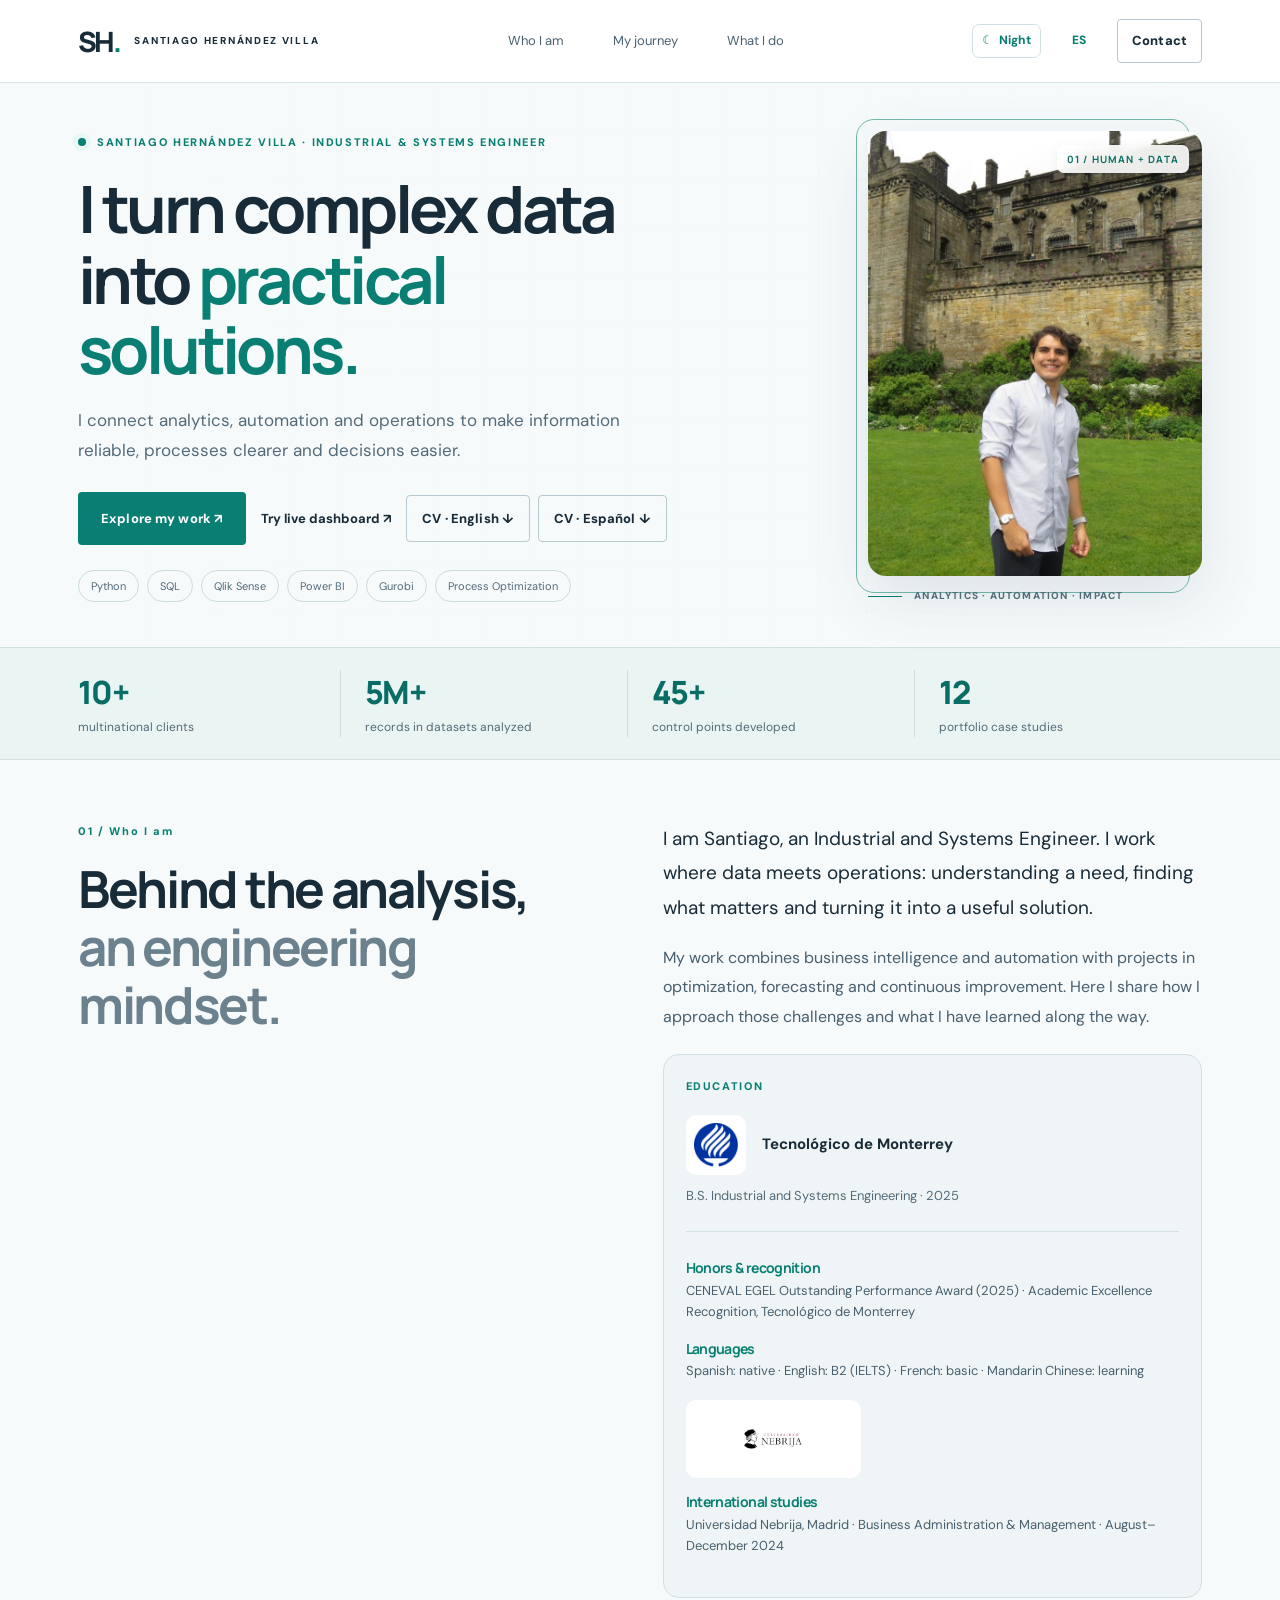
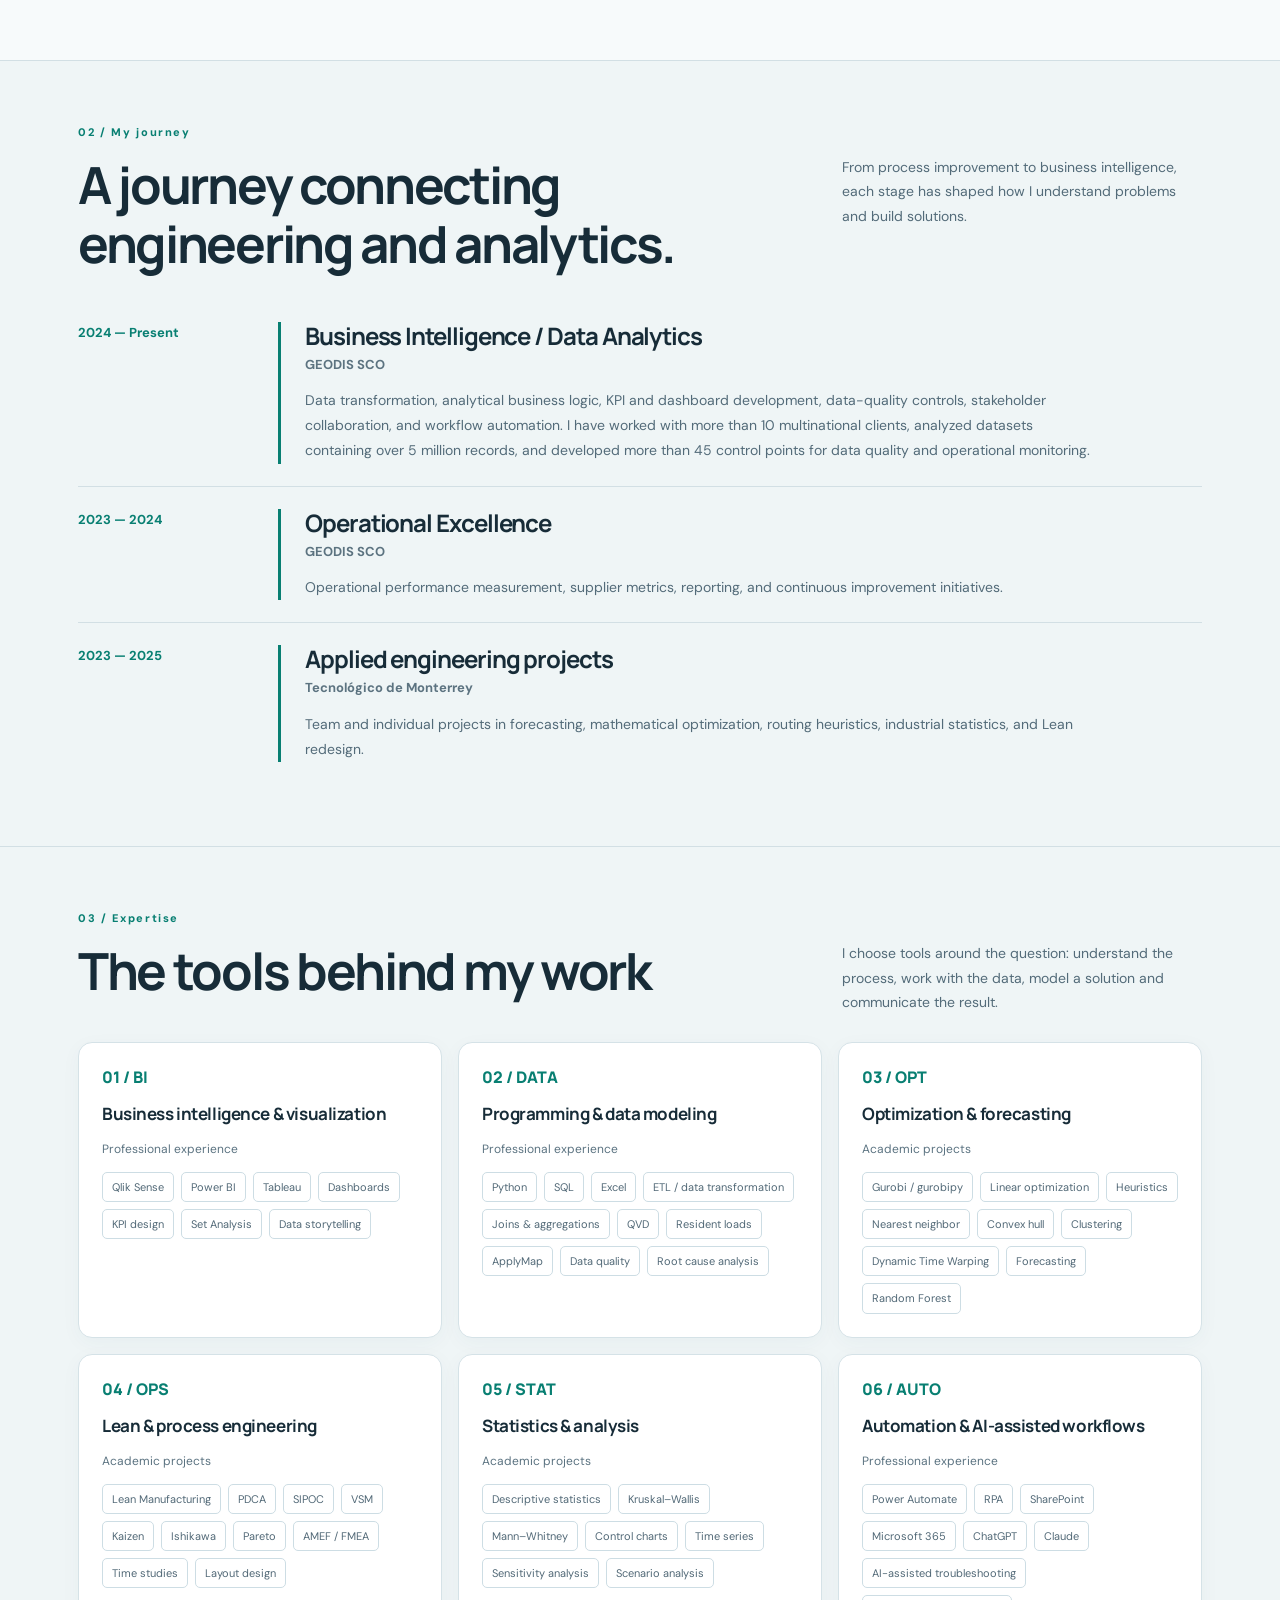
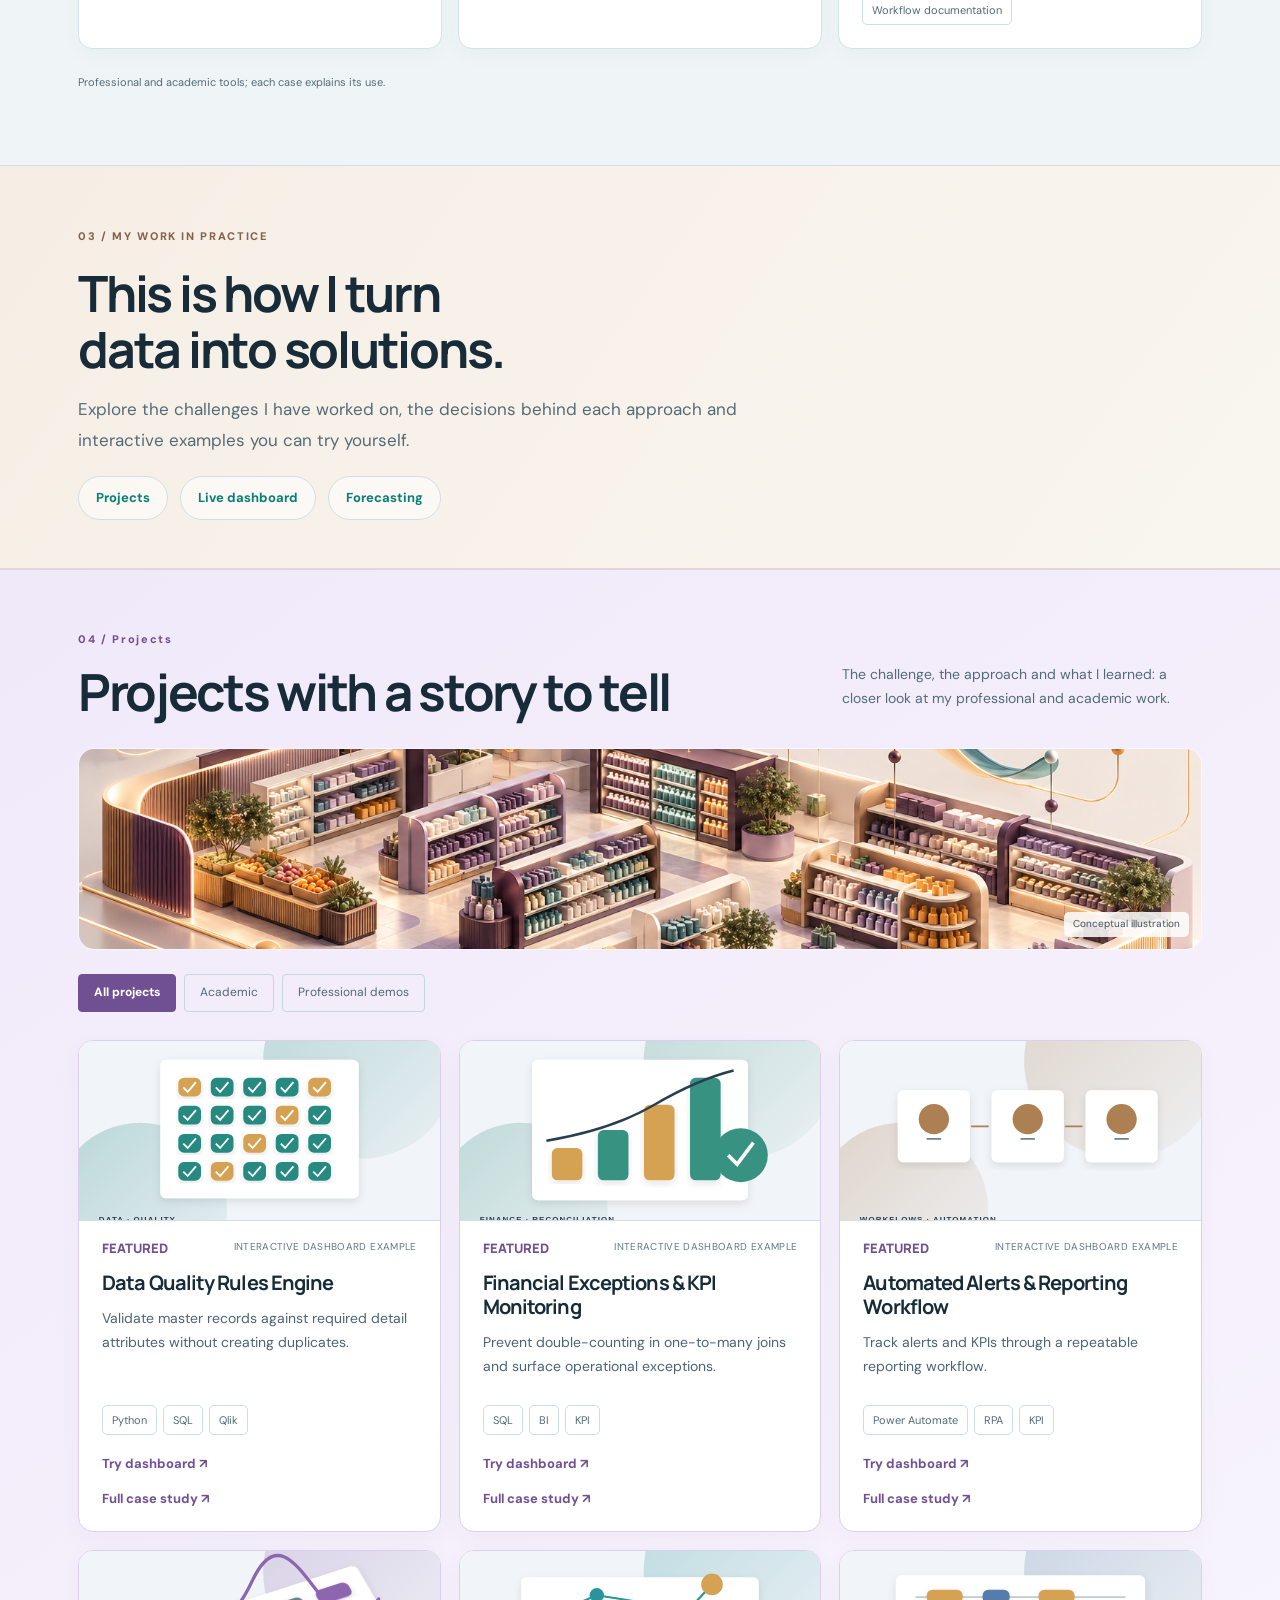
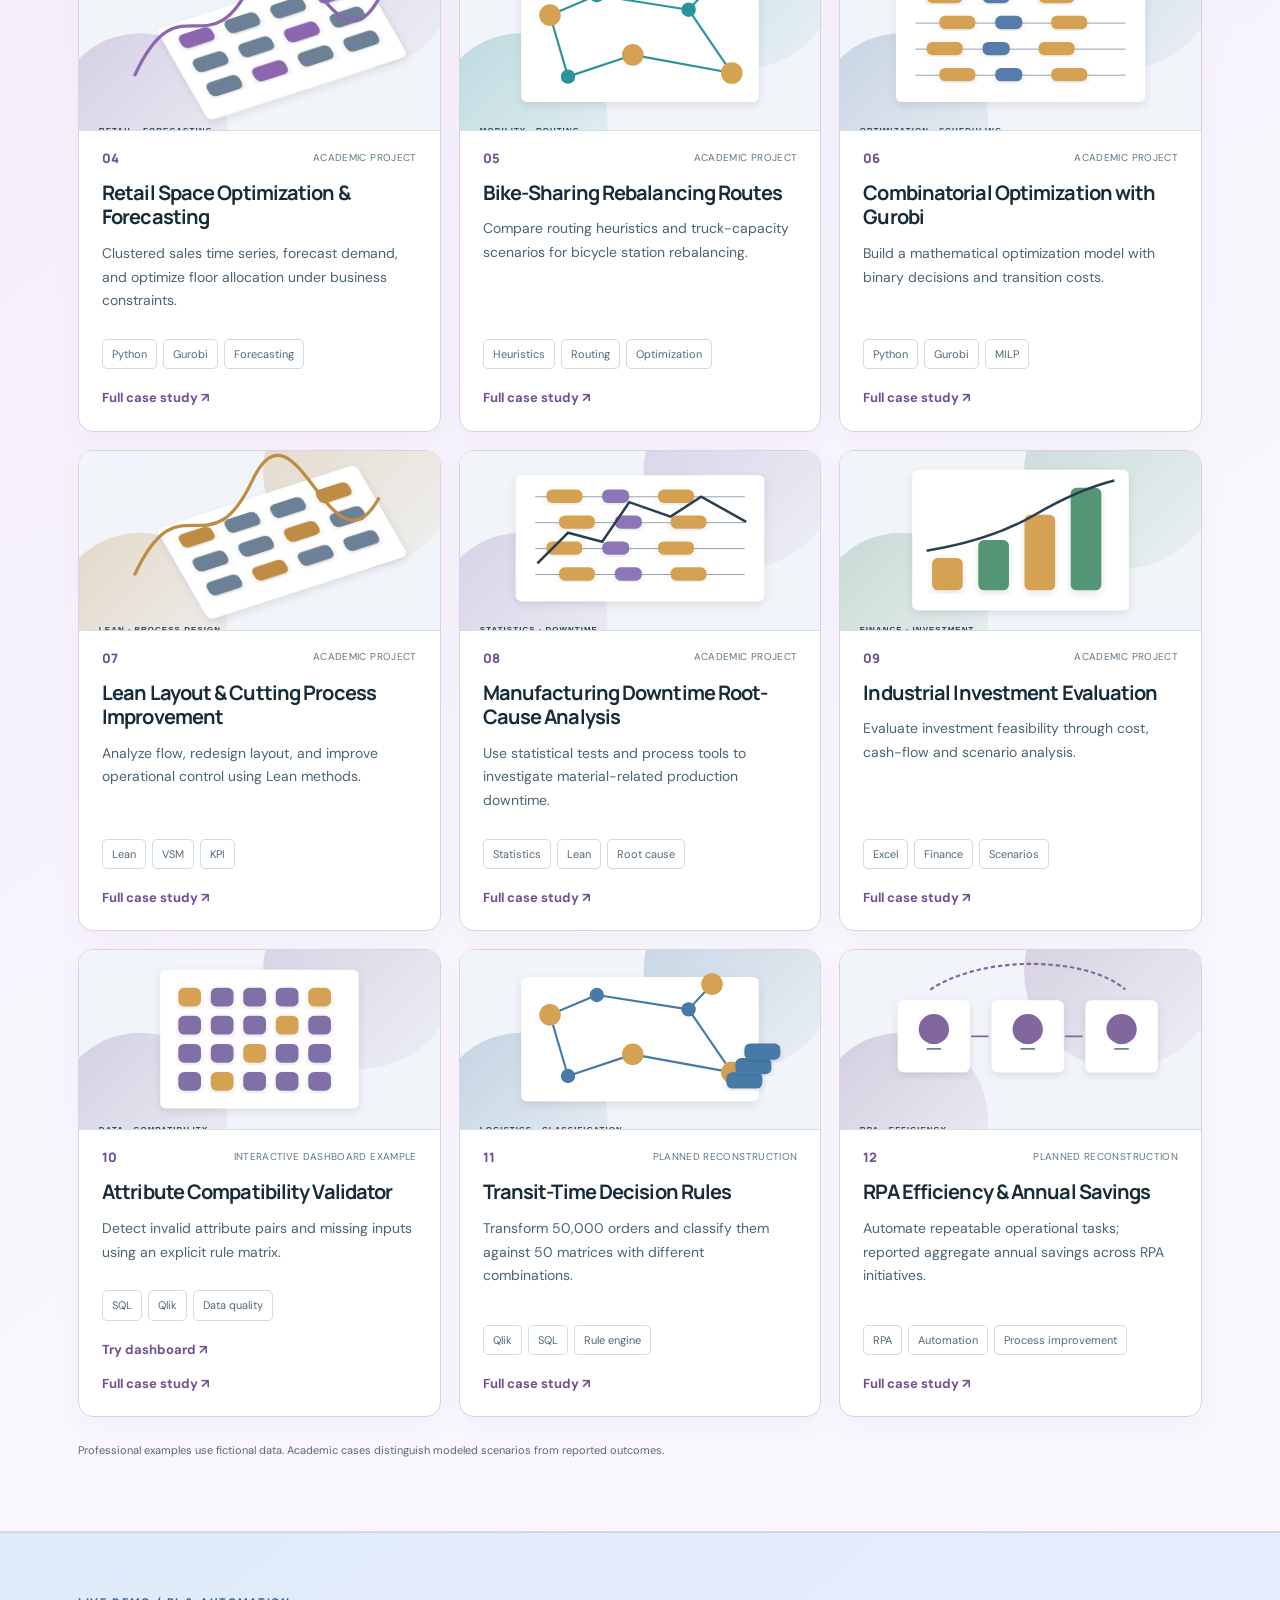
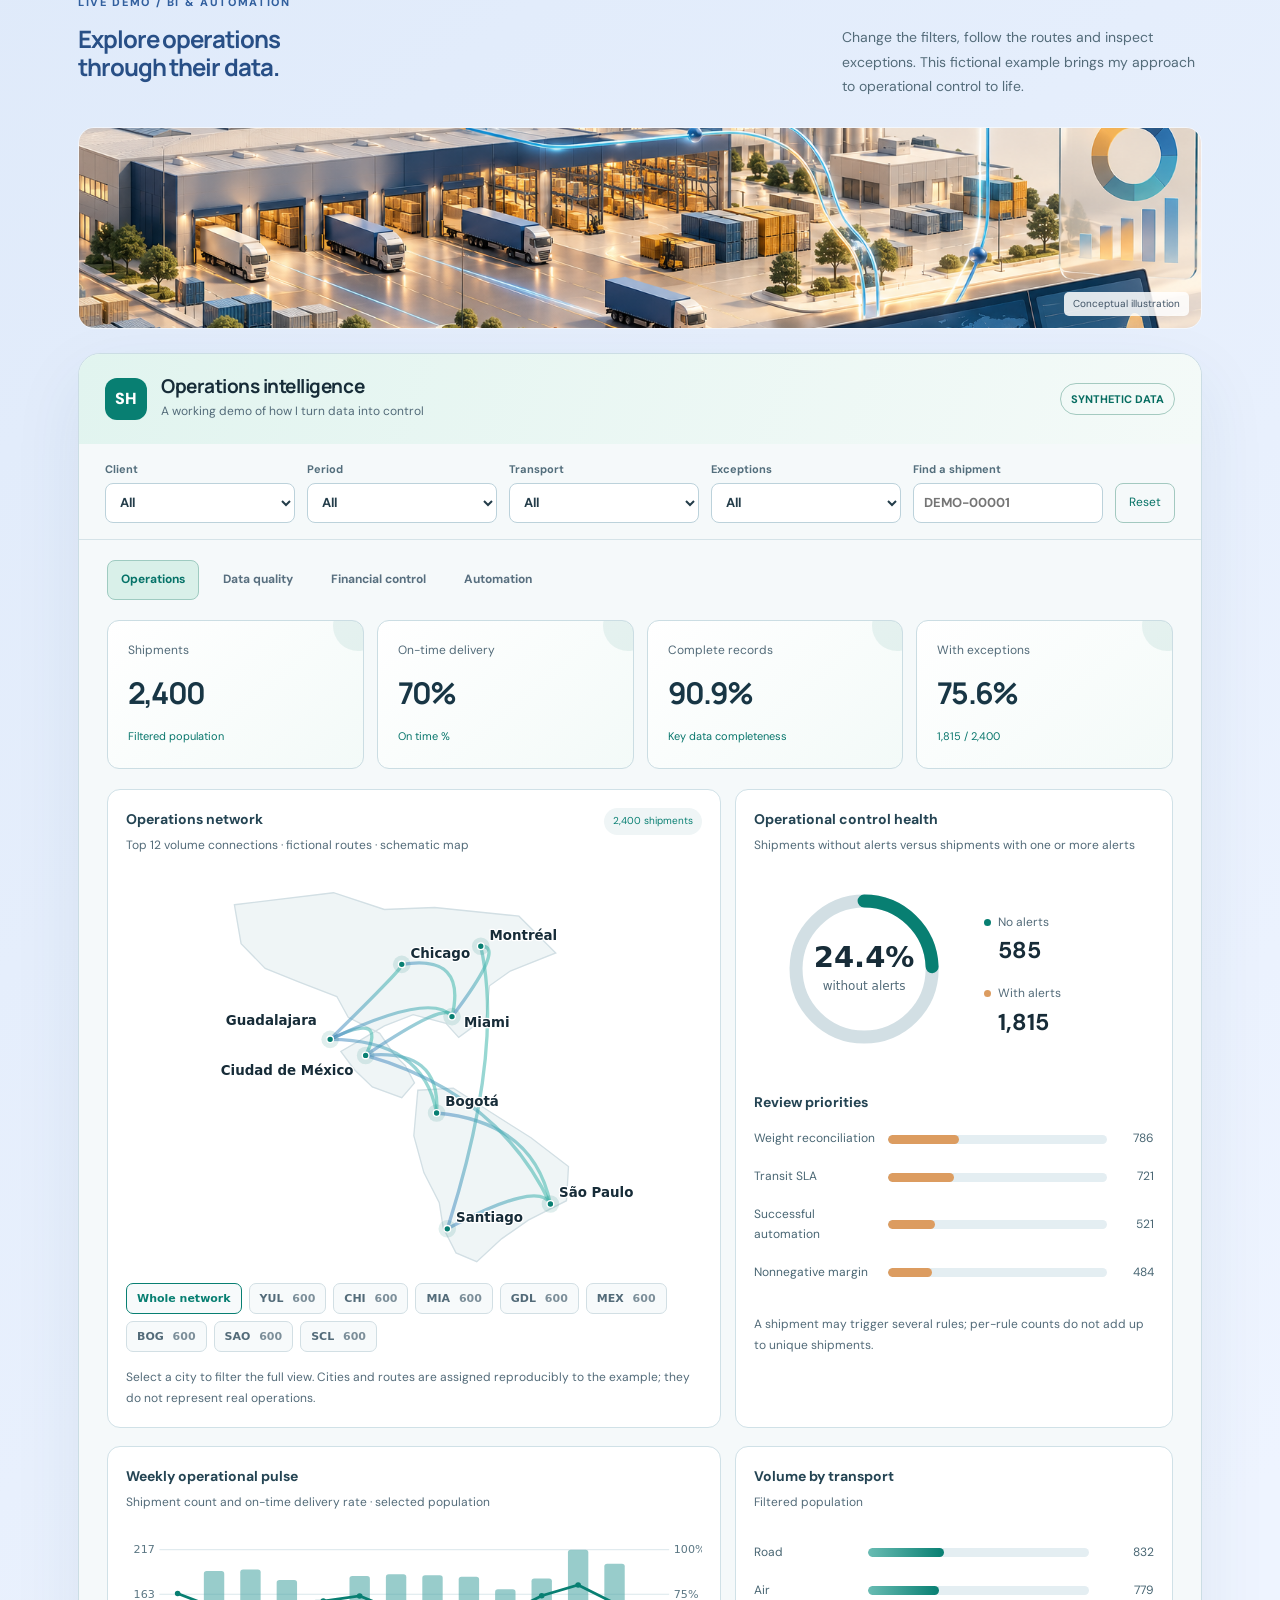
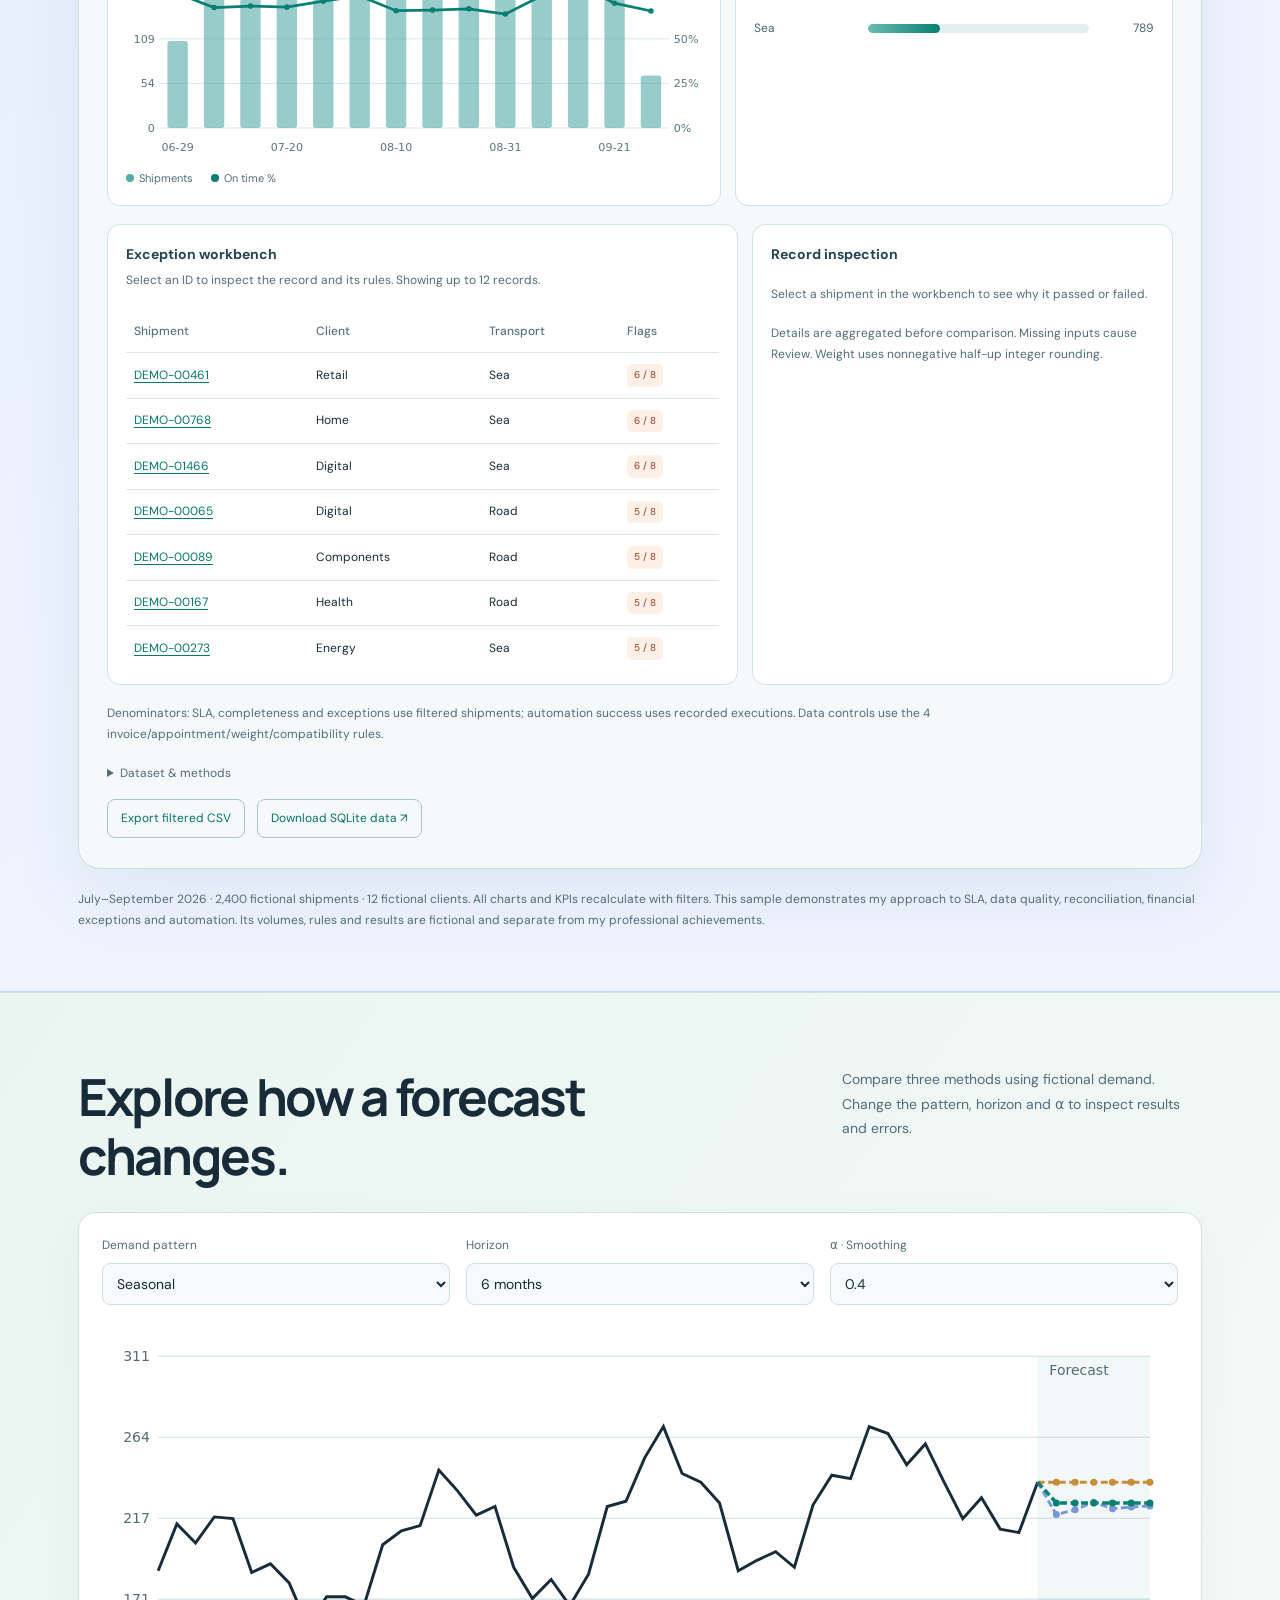
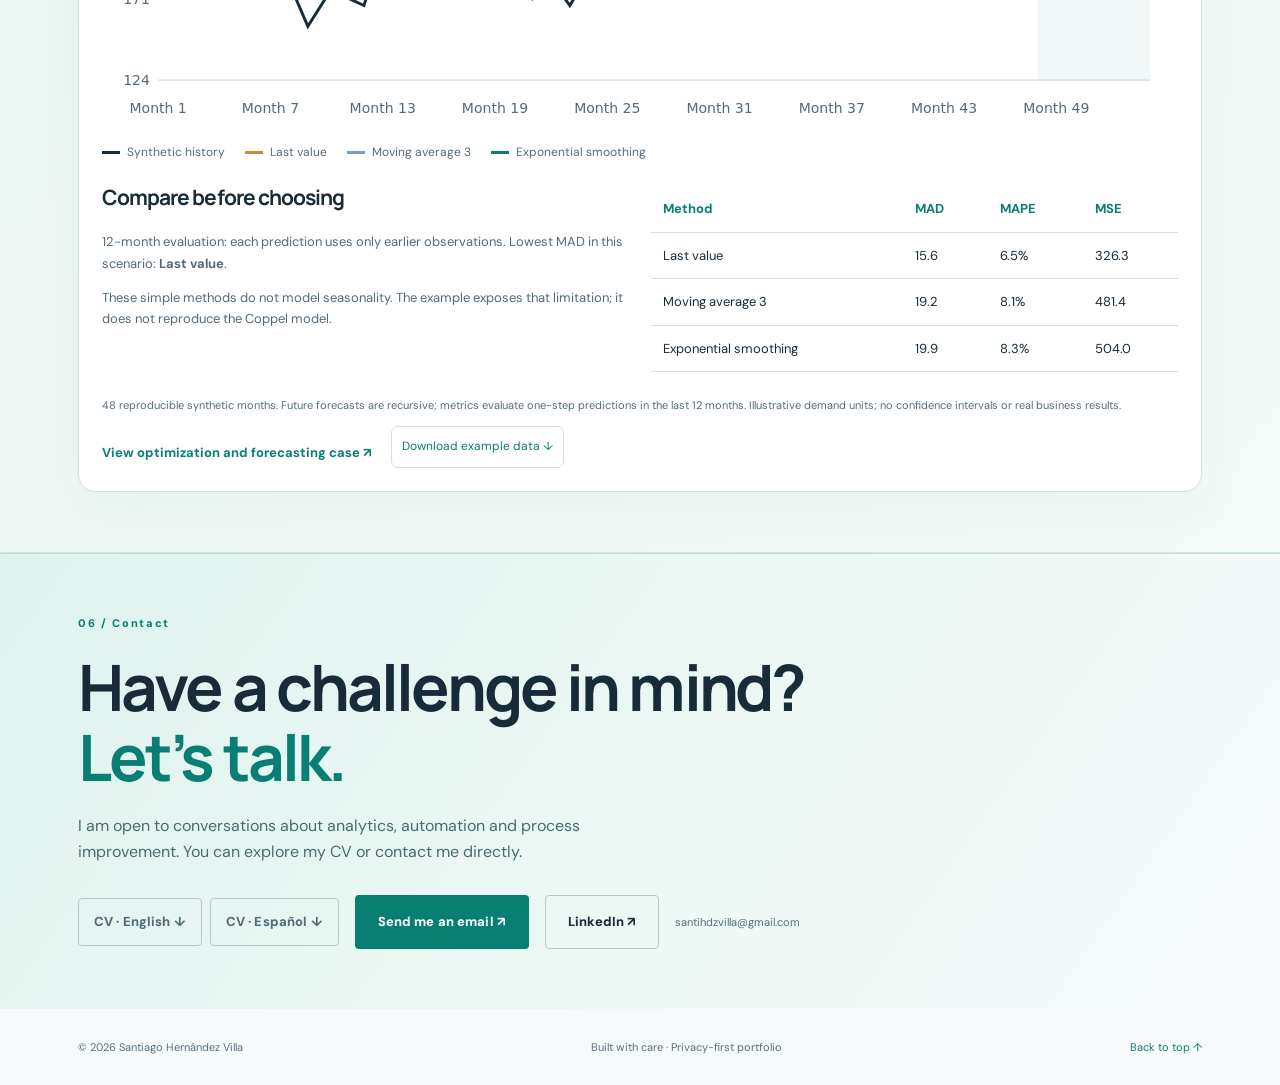
<file: index.html>
<!doctype html>
<html lang="en">
<head>
  <meta charset="utf-8" />
  <meta name="viewport" content="width=device-width, initial-scale=1" />
  <meta name="description" content="Santiago Hernández Villa — Business Intelligence, Analytics, Optimization and Process Improvement. Selected projects and technical capabilities." />
  <meta name="theme-color" content="#f7fafb" />
  <title>Santiago Hernández Villa — Analytics & Optimization</title>
  <link rel="stylesheet" data-theme-sheet="day" href="styles.css" />
  <script defer src="case-studies.js"></script>
  <script defer src="script.js?v=3.5"></script><script defer src="demo-lab.js"></script>
  <link rel="stylesheet" data-theme-sheet="day" href="dashboard/dashboard.css?v=3.5">
  <script defer src="dashboard/data.js"></script>
  <script defer src="dashboard/dashboard.js?v=3.5"></script>
<link rel="stylesheet" data-theme-sheet="night" href="theme/night.css" disabled><link rel="stylesheet" data-theme-sheet="night" href="theme/dashboard-night.css?v=3.5" disabled><link rel="stylesheet" href="theme/theme.css?v=3.6"><script src="theme/theme.js"></script></head>
<body>
  <a class="skip" href="#main">Skip to content</a>
  <header class="topbar"><div class="container nav-inner">
    <a class="wordmark" href="#top" aria-label="Santiago Hernández Villa, home"><span class="monogram">SH<span class="accent">.</span></span><span class="wordmark-caption">SANTIAGO HERNÁNDEZ VILLA</span></a>
    <nav class="nav-links" aria-label="Main navigation"><a href="#about" data-i18n="navAbout">Who I am</a><a href="#experience" data-i18n="navExperience">My journey</a><a href="#work" data-i18n="navWork">What I do</a></nav>
    <div class="nav-actions"><button id="themeToggle" class="theme-btn" type="button" aria-label="Switch to night mode">☾ <span>Night</span></button><button id="langToggle" class="language-btn" type="button" aria-label="Switch language">ES</button><a class="btn btn-small btn-outline" href="#contact" data-i18n="navContact">Contact <span aria-hidden="true">↗</span></a></div>
  </div></header>
  <main id="main">
<section id="top" class="hero container">
      <div class="hero-copy"><div class="eyebrow"><span class="live-dot"></span><span data-i18n="eyebrow">DATA-DRIVEN PROBLEM SOLVER · GUADALAJARA, MEXICO</span></div>
      <h1 data-i18n="heroTitle">Turning complex data into <em>clear decisions.</em></h1>
      <p class="hero-lede" data-i18n="heroDesc">Industrial & Systems Engineer working at the intersection of business intelligence, analytics, mathematical optimization, and continuous improvement.</p>
      <div class="hero-cta"><a href="#work" class="btn btn-primary" data-i18n="viewProjects">Explore projects <span aria-hidden="true">↗</span></a><a href="#dashboard" class="text-link" data-i18n="tryDashboard">Try live dashboard ↗</a><span class="cv-options"><a id="cvDownload" href="assets/cv/Santiago_Hernandez_Villa_CV_EN.pdf" class="btn btn-outline" download hreflang="en">CV · English ↓</a><a id="cvDownloadEs" href="assets/cv/Santiago_Hernandez_Villa_CV_ES.pdf" class="btn btn-outline" download hreflang="es">CV · Español ↓</a></span></div>
      <div class="hero-keywords"><span>Python</span><span>SQL</span><span>Qlik Sense</span><span>Power BI</span><span>Gurobi</span><span>Process Optimization</span></div>
      </div>
      <div class="hero-photo-wrap"><div class="photo-outline"></div><img src="assets/santiago-portrait-web.jpg" alt="Original photograph of Santiago Hernández Villa in front of a historic stone castle" class="hero-photo" width="720" height="960" /><div class="photo-caption"><span class="caption-line"></span><span data-i18n="photoCaption">ANALYTICS · AUTOMATION · IMPACT</span></div></div>
    </section>
<section class="metrics"><div class="container metrics-inner"><div><strong>10+</strong><span data-i18n="metricProjects">multinational clients</span></div><div><strong>5M+</strong><span data-i18n="metricPillars">records in datasets analyzed</span></div><div><strong>45+</strong><span data-i18n="metricRetail">control points developed</span></div><div><strong>12</strong><span data-i18n="metricLean">portfolio case studies</span></div></div></section>
<section id="about" class="section container about-grid profile-chapter"><div><div class="section-kicker">01 / <span data-i18n="navAbout">About</span></div><h2 data-i18n="aboutTitle">Engineering thinking.<br><span class="muted">Business impact.</span></h2></div><div class="about-copy"><p data-i18n="aboutP1">I work on problems where data, operations, and business requirements intersect. My focus is translating ambiguous requirements into reliable analytical logic, understandable KPIs, and practical solutions.</p><p data-i18n="aboutP2">My experience spans business intelligence and data quality, with academic work in forecasting, mathematical optimization, statistical analysis, and Lean process improvement.</p><div class="education"><span class="eyebrow" data-i18n="educationLabel">EDUCATION</span><div class="university-row"><img src="assets/education/tec.png" alt="Tecnológico de Monterrey" loading="lazy"><strong>Tecnológico de Monterrey</strong></div><span data-i18n="degree">B.S. Industrial & Systems Engineering · 2025</span><div class="profile-extras"><h3 data-i18n="honorsHeading">Honors & recognition</h3><p data-i18n="honorsText">CENEVAL EGEL Outstanding Performance Award (2025) · Academic Excellence Recognition, Tecnológico de Monterrey</p><h3 data-i18n="languagesHeading">Languages</h3><p data-i18n="languagesText">Spanish — Native · English — B2 (IELTS, as listed on CV) · French — Basic · Mandarin Chinese — Currently learning (level not assessed)</p><img class="nebrija-logo" src="assets/education/nebrija.png" alt="Universidad Nebrija" loading="lazy"><h3 data-i18n="exchangeHeading">International studies</h3><p data-i18n="exchangeText">Universidad Nebrija, Madrid · Business Administration & Management · August–December 2024</p></div></div></div></section>

<section id="experience" class="section section-alt journey-chapter"><div class="container"><div class="section-kicker">02 / <span data-i18n="navExperience">Experience</span></div><div class="section-heading"><h2 data-i18n="experienceTitle">From insight to implementation</h2><p data-i18n="experienceIntro">Connecting technical analysis with practical operations and continuous improvement.</p></div><div class="timeline"><article><div class="timeline-date">2024 — <span data-i18n="present">Present</span></div><div><h3 data-i18n="roleBI">Business Intelligence / Data Analytics</h3><div class="timeline-org">GEODIS SCO</div><p data-i18n="expBI">Data transformation, analytical business logic, KPI and dashboard development, data-quality controls, stakeholder collaboration, and workflow automation. I have worked with more than 10 multinational clients, analyzed datasets containing over 5 million records, and developed more than 45 control points for data quality and operational monitoring.</p></div></article><article><div class="timeline-date">2023 — 2024</div><div><h3 data-i18n="roleOE">Operational Excellence</h3><div class="timeline-org">GEODIS SCO</div><p data-i18n="expOE">Operational performance measurement, supplier metrics, reporting, and continuous improvement initiatives.</p></div></article><article><div class="timeline-date">2023 — 2025</div><div><h3 data-i18n="academicRole">Applied engineering projects</h3><div class="timeline-org">Tecnológico de Monterrey</div><p data-i18n="expAcademic">Team and individual projects in forecasting, mathematical optimization, routing heuristics, industrial statistics, and Lean redesign.</p></div></article></div></div></section>
<section id="expertise" class="section section-alt"><div class="container"><div class="section-kicker">03 / <span data-i18n="navExpertise">Expertise</span></div><div class="section-heading"><h2 data-i18n="expertiseTitle">My technical toolkit</h2><p data-i18n="expertiseIntro">A structured overview of tools, methods, and capabilities supported by my résumé and project reports.</p></div><div class="skills-grid" id="skillsGrid"></div><p class="disclosure" data-i18n="skillsDisclaimer">Tools listed reflect résumé claims and documented coursework. Proficiency varies; project pages distinguish hands-on evidence from proposed demonstrations.</p></div></section>

<section id="work" class="work-intro"><div class="container"><span class="section-kicker" data-i18n="workKicker">EXPLORE MY WORK</span><h2 data-i18n="workTitle">Come explore a little of what I do.</h2><p data-i18n="workIntro">Projects, operational intelligence and forecasting: explore the ideas, methods and tools behind my work.</p><div class="work-links"><a href="#projects" data-i18n="navProjects">Case studies</a><a href="#dashboard" data-i18n="navDashboard">Dashboard</a><a href="#forecast-demo" data-i18n="navForecast">Forecasting</a></div></div></section>
<section id="projects" class="section cases-section"><div class="container"><div class="section-kicker">04 / <span data-i18n="navProjects">Projects</span></div><div class="section-heading"><h2 data-i18n="projectsTitle">Selected work & case studies</h2><p data-i18n="projectsIntro">Academic projects with documented methods, plus privacy-safe public demonstrations inspired by professional problem types.</p></div><figure class="editorial-cover case-cover"><img src="assets/editorial/optimization-cover.png" alt="Conceptual illustration of forecasting and optimization" loading="lazy"><figcaption data-i18n="conceptArt">Conceptual illustration</figcaption></figure><div class="filters" id="filters" role="group" aria-label="Filter projects"></div><div class="projects-grid" id="projectsGrid"></div><p class="disclosure" data-i18n="projectDisclaimer">Professional case studies are planned synthetic-data reconstructions, not publicly released employer code or verified production deployments.</p></div></section>
<section id="dashboard" class="dashboard-section"><div class="container"><div class="section-kicker">LIVE DEMO / BI &amp; AUTOMATION</div><div class="section-heading"><h2 data-i18n="dashboardTitle">From raw data to operational clarity.</h2><p data-i18n="dashboardIntro">Explore the way I build reliable metrics, detect exceptions and connect analytics with action. Filter the data, switch perspectives and inspect a shipment.</p></div><figure class="editorial-cover dashboard-cover"><img src="assets/editorial/operations-cover.png" alt="Conceptual illustration of logistics data and operational control" loading="lazy"><figcaption data-i18n="conceptArt">Conceptual illustration</figcaption></figure><div id="dashboardApp"></div><noscript>This interactive demo requires JavaScript. Fictional CSV and SQLite datasets are included in the dashboard folder.</noscript></div></section>
<section id="forecast-demo" class="section forecast-chapter"><div class="container"><div id="demoLab"></div></div></section>
<section id="contact" class="contact-section"><div class="container contact-inner"><div class="section-kicker">06 / <span data-i18n="navContact">Contact</span></div><h2 data-i18n="contactTitle">Let's build something<br><em>worth measuring.</em></h2><p data-i18n="contactDesc">Open to conversations about analytics, business intelligence, optimization, and process improvement.</p><div class="contact-actions"><span class="cv-options"><a id="cvContact" href="assets/cv/Santiago_Hernandez_Villa_CV_EN.pdf" class="btn btn-outline" download hreflang="en">CV · English ↓</a><a id="cvContactEs" href="assets/cv/Santiago_Hernandez_Villa_CV_ES.pdf" class="btn btn-outline" download hreflang="es">CV · Español ↓</a></span><a id="emailLink" class="btn btn-primary" href="mailto:santihdzvilla@gmail.com" data-i18n="contactButton">Send me an email ↗</a><a class="btn btn-outline contact-linkedin" href="https://www.linkedin.com/in/santiago-hern%C3%A1ndez-villa-11787231b" target="_blank" rel="noopener noreferrer" aria-label="Visit Santiago Hernández Villa on LinkedIn">LinkedIn ↗</a><span class="contact-email">santihdzvilla@gmail.com</span></div></div></section>
</main>
  <footer class="footer"><div class="container footer-inner"><span>© <span id="year"></span> Santiago Hernández Villa</span><span data-i18n="footerNote">Built with care · Privacy-first portfolio</span><a href="#top" data-i18n="backTop">Back to top ↑</a></div></footer>
  <dialog id="projectDialog" aria-labelledby="dialogTitle"><button type="button" class="dialog-close" id="dialogClose" aria-label="Close project details">×</button><div id="dialogBody"></div></dialog>
</body>
</html>
</file>
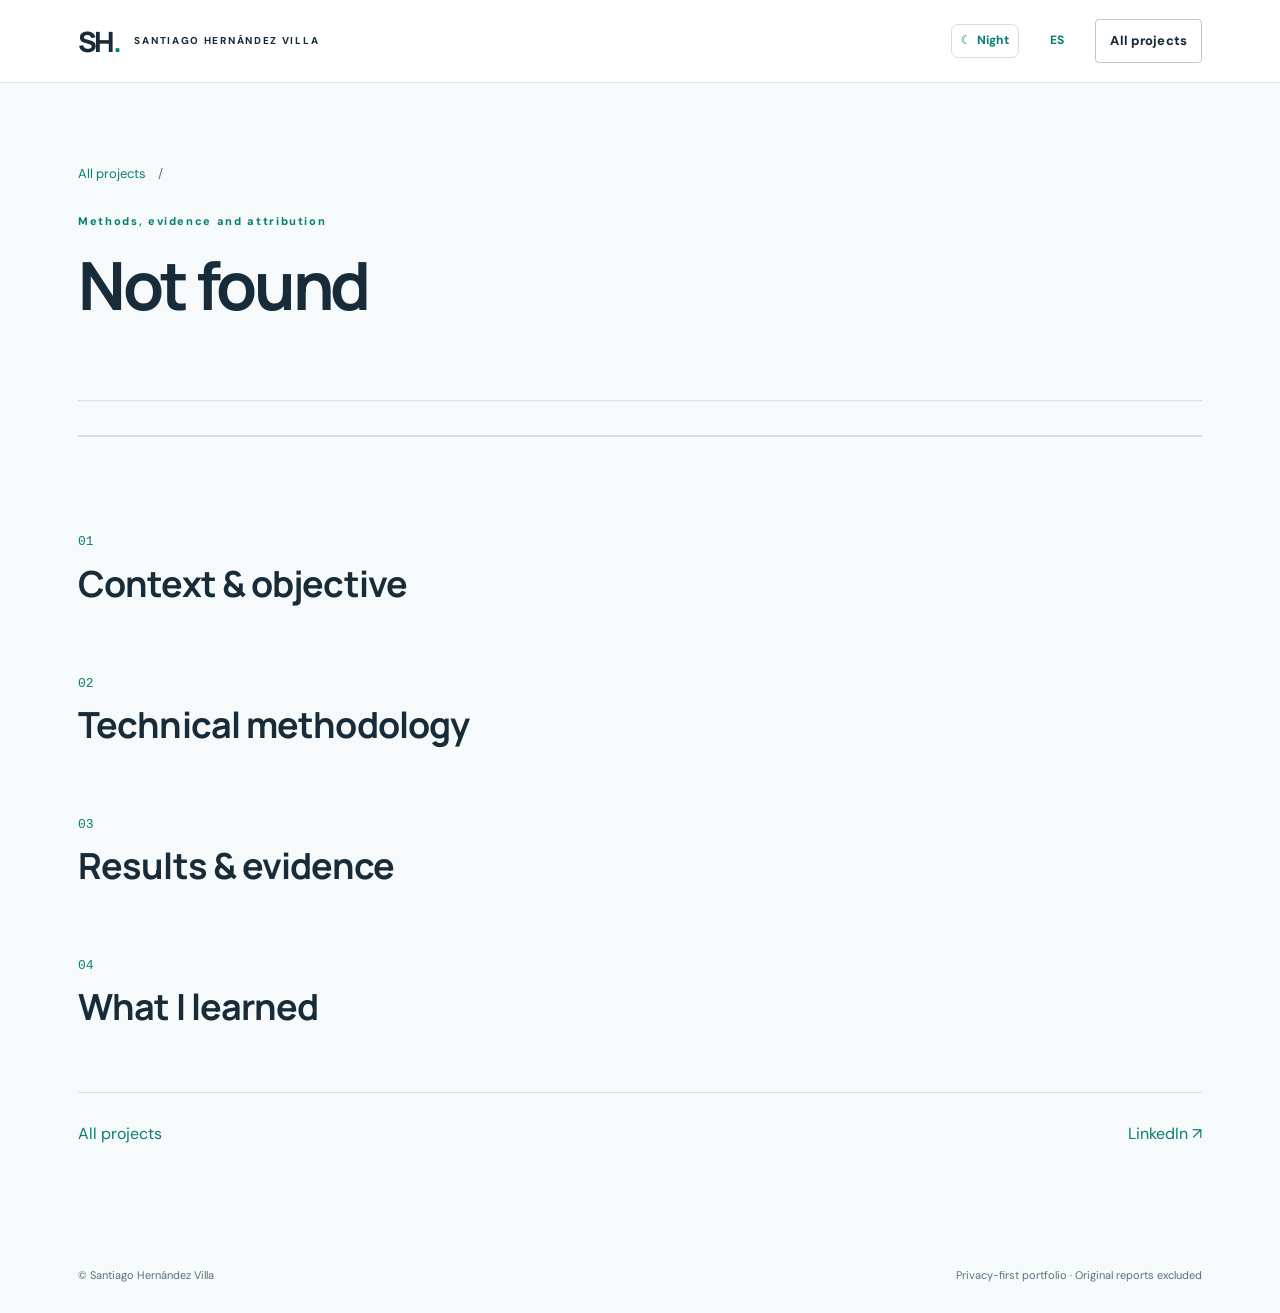
<file: case-study.html>
<!doctype html>
<html lang="en"><head><meta charset="utf-8"><meta name="viewport" content="width=device-width,initial-scale=1"><meta name="theme-color" content="#f7fafb"><meta name="description" content="Technical case study by Santiago Hernández Villa: methods, evidence, results and limitations."><title>Case Study | Santiago Hernández Villa</title><link rel="stylesheet" data-theme-sheet="day" href="styles.css"><link rel="stylesheet" data-theme-sheet="day" href="case-study.css"><script defer src="case-studies.js"></script><script defer src="case-study.js"></script><link rel="stylesheet" data-theme-sheet="night" href="theme/night.css" disabled><link rel="stylesheet" data-theme-sheet="night" href="theme/case-night.css" disabled><link rel="stylesheet" href="theme/theme.css"><script src="theme/theme.js"></script></head><body>
<header class="topbar"><div class="container nav-inner"><a class="wordmark" href="index.html#projects"><span class="monogram">SH<span class="accent">.</span></span><span class="wordmark-caption">SANTIAGO HERNÁNDEZ VILLA</span></a><div class="nav-actions"><button id="themeToggle" class="theme-btn" type="button" aria-label="Switch to night mode">☾ <span>Night</span></button><button class="language-btn" id="caseLang" type="button" aria-label="Change language">ES</button><a class="btn btn-small btn-outline" href="index.html#projects" id="returnLink">← All projects</a></div></div></header>
<a class="skip" href="#caseMain">Skip to content</a><main class="container case-layout" id="caseMain"><div class="case-crumb"><a href="index.html#projects" id="crumbLink">Projects</a><span>/</span><span id="caseType"></span></div><div class="case-heading"><div><div class="section-kicker" id="caseKicker">CASE STUDY / 2026</div><h1 id="caseTitle">Loading case study...</h1><p id="caseIntro" class="case-intro"></p><div id="caseTools" class="project-tags"></div></div><aside class="case-side"><span class="case-side-label" id="caseSourceLabel">DOCUMENTARY SOURCE</span><p id="caseEvidence"></p><span class="case-side-label" id="caseStatusLabel">STATUS</span><p id="caseStatus"></p></aside></div>
<figure id="caseCover" class="case-cover-art"></figure><div id="caseVisuals" class="case-gallery"></div><div class="case-columns"><div class="case-body"><section><span class="case-n">01</span><h2 id="challengeHead">The challenge</h2><p id="challengeBody"></p></section><section><span class="case-n">02</span><h2 id="methodHead">Methodology</h2><ol id="methodList"></ol></section><section><span class="case-n">03</span><h2 id="resultsHead">Results & evidence</h2><ul id="resultsList"></ul></section><section><span class="case-n">04</span><h2 id="limitsHead">Scope & limitations</h2><p id="limitsBody"></p></section><section class="case-future"><span class="case-n">05</span><h2 id="roadmapHead">Reproducible GitHub roadmap</h2><ul id="roadmapList"></ul></section></div><aside class="case-aside"><div class="case-aside-card"><span class="section-kicker" id="caseSidebarHead">PROJECT PRINCIPLES</span><p id="sidebarText">Methods are grounded in the submitted documents. Any future code demo will use synthetic data.</p><a class="btn btn-outline" href="index.html#contact" id="contactLink">Contact ↗</a></div></aside></div><div class="case-bottom"><a href="index.html#projects" id="backBottom">← Back to all projects</a><a href="https://www.linkedin.com/in/santiago-hern%C3%A1ndez-villa-11787231b" target="_blank" rel="noopener noreferrer">LinkedIn ↗</a></div></main><footer class="footer"><div class="container footer-inner"><span>© Santiago Hernández Villa</span><span><span id="caseFooter"></span></span></div></footer></body></html>
</file>
<file: styles.css>
@import url('https://fonts.googleapis.com/css2?family=DM+Sans:wght@400;500;600;700&family=Manrope:wght@400;500;600;700;800&display=swap');
:root{--bg:#f7fafb;--bg2:#eff5f6;--card:#ffffff;--text:#172c38;--muted:#536b79;--line:#d2dfe4;--accent:#087f72;--accent2:#d7f2e9;--ink:#ffffff;--width:1180px}*{box-sizing:border-box}html{scroll-behavior:smooth;scroll-padding-top:95px}body{margin:0;background:var(--bg);color:var(--text);font-family:'DM Sans',system-ui,sans-serif;line-height:1.65}h1,h2,h3,p{margin-top:0}h1,h2,h3{font-family:Manrope,system-ui,sans-serif;line-height:1.13;letter-spacing:-.045em}a{color:inherit;text-decoration:none}button{font:inherit;cursor:pointer}button:focus-visible,a:focus-visible{outline:3px solid var(--accent);outline-offset:4px}.container{max-width:var(--width);margin:0 auto;padding-left:28px;padding-right:28px}.skip{position:absolute;left:-9999px}.skip:focus{left:20px;top:20px;z-index:999;background:#fff;color:#111;padding:10px}.topbar{position:sticky;top:0;z-index:20;background:rgba(255,255,255,.94);backdrop-filter:blur(16px);border-bottom:1px solid rgba(28,70,80,.10)}.nav-inner{height:82px;display:flex;align-items:center;justify-content:space-between;gap:25px}.wordmark{display:flex;align-items:center;gap:15px;white-space:nowrap}.monogram{font:800 28px Manrope;letter-spacing:-.09em}.accent{color:var(--accent)}.wordmark-caption{font-size:10px;letter-spacing:.17em;font-weight:800}.nav-links,.nav-actions{display:flex;gap:25px;align-items:center}.nav-links a{font-size:13px;color:#49616e}.nav-links a:hover,.text-link:hover{color:var(--accent)}.language-btn{background:transparent;color:var(--accent);border:0;font-size:12px;font-weight:800}.btn{display:inline-flex;align-items:center;justify-content:center;gap:18px;padding:15px 22px;font-size:13px;font-weight:800;letter-spacing:.01em;border-radius:4px;transition:transform .2s,background .2s;border:1px solid transparent}.btn:hover{transform:translateY(-2px)}.btn-small{padding:10px 14px}.btn-outline{border-color:#b4c9d0}.btn-primary{background:var(--accent);color:var(--ink)}.btn-primary:hover{background:#096b61}.hero{display:grid;grid-template-columns:1.15fr .85fr;gap:65px;min-height:665px;align-items:center;padding-top:72px;padding-bottom:75px}.eyebrow,.section-kicker{font-size:11px;letter-spacing:.15em;font-weight:800;color:var(--accent)}.live-dot{display:inline-block;width:8px;height:8px;background:var(--accent);border-radius:50%;margin-right:11px;box-shadow:0 0 0 5px rgba(107,218,203,.12)}h1{font-size:clamp(45px,5.1vw,76px);max-width:760px;margin:27px 0 24px}h1 em,.contact-inner h2 em{color:var(--accent);font-style:normal}.hero-lede{font-size:17px;line-height:1.8;color:var(--muted);max-width:580px}.hero-cta{display:flex;align-items:center;gap:28px;margin-top:32px}.text-link{font-size:13px;font-weight:700}.hero-keywords{display:flex;flex-wrap:wrap;gap:8px;margin-top:48px}.hero-keywords span{border:1px solid #cbdce1;color:#536b79;padding:5px 10px;border-radius:3px;font-size:11px}.hero-photo-wrap{position:relative;max-width:410px;margin-left:auto}.hero-photo{width:100%;height:510px;object-fit:cover;object-position:center 31%;border-radius:3px;display:block;filter:saturate(.86)}.photo-outline{position:absolute;inset:-15px 15px 15px -15px;border:1px solid rgba(107,218,203,.5);border-radius:3px;z-index:-1}.photo-caption{display:flex;align-items:center;gap:12px;font-size:10px;letter-spacing:.12em;font-weight:800;color:var(--muted);margin-top:20px}.caption-line{width:34px;height:1px;background:var(--accent)}.metrics{background:#eaf4f3;border-top:1px solid #d1e2e1;border-bottom:1px solid #d1e2e1;padding:30px 0 17px}.metrics-inner{display:grid;grid-template-columns:repeat(4,1fr);gap:30px}.metrics-inner>div{display:flex;flex-direction:column;gap:4px;border-right:1px solid #cbdcde;padding-right:12px}.metrics-inner>div:last-child{border:0}.metrics strong{font:800 35px Manrope;letter-spacing:-.05em;color:#086e65}.metrics span{font-size:12px;color:var(--muted)}.footnote{font-size:10px;color:#5f7683;margin-top:13px}.section{padding-top:112px;padding-bottom:112px}.section-alt{background:var(--bg2)}.about-grid{display:grid;grid-template-columns:1fr 1fr;gap:100px}.section h2{font-size:clamp(34px,4vw,52px);margin:20px 0 0}.muted{color:#6b818e}.about-copy p{font-size:16px;color:#475f6e;line-height:1.85;margin-bottom:24px}.education{margin-top:35px;padding-top:25px;border-top:1px solid var(--line);display:flex;flex-direction:column;gap:6px}.education .eyebrow{margin-bottom:10px}.education strong{font-size:15px}.education>span:not(.eyebrow){font-size:13px;color:var(--muted)}.section-heading{display:flex;align-items:end;justify-content:space-between;gap:35px;margin-bottom:38px}.section-heading h2{max-width:620px}.section-heading p{max-width:360px;color:var(--muted);font-size:14px;line-height:1.75}.skills-grid{display:grid;grid-template-columns:repeat(3,1fr);gap:16px}.skill-card{padding:26px;background:#ffffff;border:1px solid #d5e2e7;border-radius:5px}.skill-icon{color:var(--accent);font:800 16px Manrope;margin-bottom:24px}.skill-card h3{font-size:17px;margin-bottom:17px;letter-spacing:-.025em}.skill-list{display:flex;flex-wrap:wrap;gap:7px}.skill-list span,.project-tags span{border:1px solid #cddde4;padding:5px 9px;font-size:11px;color:#526977;border-radius:3px}.disclosure{color:#536b79;font-size:11px;line-height:1.7;margin-top:24px}.filters{display:flex;gap:8px;flex-wrap:wrap;margin-bottom:28px}.filter-btn{background:transparent;color:#526977;border:1px solid #c5d8de;border-radius:4px;padding:8px 15px;font-size:12px}.filter-btn[aria-pressed="true"]{background:var(--accent);border-color:var(--accent);color:var(--ink);font-weight:800}.projects-grid{display:grid;grid-template-columns:repeat(3,1fr);gap:18px}.project-card{border:1px solid #d0dfe6;background:#ffffff;padding:25px;min-height:345px;display:flex;flex-direction:column;border-radius:5px;transition:border .2s,transform .2s}.project-card:hover{border-color:var(--accent);transform:translateY(-3px)}.project-top{display:flex;justify-content:space-between;gap:12px;align-items:center;margin-bottom:32px}.project-num{color:var(--accent);font:800 13px Manrope}.project-type{font-size:10px;text-transform:uppercase;letter-spacing:.09em;color:#607786}.project-card h3{font-size:21px;margin-bottom:15px}.project-card p{font-size:13px;line-height:1.7;color:#4b6474;flex:1}.project-tags{display:flex;flex-wrap:wrap;gap:6px;margin-top:17px}.project-open{margin-top:22px;padding:0;border:0;background:transparent;color:var(--accent);text-align:left;font-size:12px;font-weight:800}.timeline{max-width:940px;margin-top:40px}.timeline article{display:grid;grid-template-columns:220px 1fr;gap:30px;padding:30px 0;border-top:1px solid var(--line)}.timeline-date{font-size:13px;color:var(--accent);font-weight:700}.timeline h3{font-size:21px;margin-bottom:5px}.timeline-org{color:#5c7380;font-size:13px;font-weight:700;margin-bottom:13px}.timeline p{color:var(--muted);font-size:14px;max-width:650px}.steps{display:grid;grid-template-columns:repeat(4,1fr);gap:24px;margin-top:50px}.steps>div{border-top:1px solid #b6cdd3;padding-top:20px}.steps span{color:var(--accent);font:800 13px Manrope}.steps h3{font-size:21px;margin-top:25px}.steps p{color:var(--muted);font-size:13px}.contact-section{background:linear-gradient(125deg,#dff3ee,#eef8f5 60%,#f7fafb);border-top:1px solid #c2ded7}.contact-inner{padding-top:90px;padding-bottom:100px}.contact-inner h2{font-size:clamp(43px,6vw,75px);margin:25px 0}.contact-inner p{color:#486d70;max-width:560px}.contact-actions{display:flex;gap:25px;align-items:center;flex-wrap:wrap;margin-top:30px}.contact-actions>span{font-size:11px;color:#506d78;max-width:280px}.footer-inner{min-height:95px;display:flex;justify-content:space-between;gap:20px;align-items:center;color:#596f7d;font-size:11px}.footer a{color:var(--accent)}dialog{width:min(660px,calc(100% - 30px));max-height:88vh;overflow:auto;border:1px solid #c6dce3;background:#ffffff;color:var(--text);border-radius:8px;padding:40px;box-shadow:0 20px 100px rgba(24,62,76,.18)}dialog::backdrop{background:rgba(27,51,65,.35);backdrop-filter:blur(5px)}.dialog-close{position:absolute;right:18px;top:10px;background:transparent;color:var(--text);border:0;font-size:30px}.dialog-label{color:var(--accent);font-size:11px;text-transform:uppercase;letter-spacing:.14em}.dialog-title{font-size:30px;margin:17px 0}.dialog-body-text{color:#4c6574;font-size:14px;line-height:1.85}.dialog-section{margin-top:24px;border-top:1px solid #d3e0e5;padding-top:18px}.dialog-section h4{margin:0 0 10px;font-size:13px;color:var(--accent)}.dialog-section p{font-size:13px;color:#4d6574}.dialog-list{margin:0;padding-left:18px;color:#526977;font-size:13px}.dialog-list li{margin:6px 0}@media(max-width:1050px){.nav-links{gap:14px}.wordmark-caption{display:none}.hero{gap:38px}.projects-grid{grid-template-columns:repeat(2,1fr)}}@media(max-width:750px){.nav-inner{height:68px}.nav-links{display:none}.hero{grid-template-columns:1fr;gap:55px;padding-top:65px}.hero-photo-wrap{max-width:390px;width:88%;margin:0 auto}.hero-photo{height:420px}.hero-keywords{margin-top:34px}.metrics-inner{grid-template-columns:repeat(2,1fr);gap:20px}.metrics-inner>div:nth-child(2){border:0}.about-grid{grid-template-columns:1fr;gap:35px}.section{padding-top:80px;padding-bottom:80px}.section-heading{display:block}.section-heading p{margin-top:22px}.skills-grid{grid-template-columns:repeat(2,1fr)}.steps{grid-template-columns:repeat(2,1fr)}.timeline article{grid-template-columns:1fr;gap:8px}.footer-inner{flex-wrap:wrap;padding-top:25px;padding-bottom:25px}}@media(max-width:520px){.container{padding-left:20px;padding-right:20px}.nav-actions{gap:10px}.wordmark-caption{display:none}.hero{padding-top:50px}.hero h1{font-size:45px}.hero-cta{align-items:flex-start;flex-direction:column;gap:18px}.hero-photo{height:400px}.skills-grid,.projects-grid{grid-template-columns:1fr}.metrics strong{font-size:28px}.metrics span{font-size:10px}.steps{grid-template-columns:1fr 1fr;gap:18px}.contact-inner h2{font-size:43px}dialog{padding:28px 22px}}

/* v1.1 — corporate + technical editorial accents, original photographic portrait */
.hero{position:relative;isolation:isolate}
.hero::before{content:"";position:absolute;inset:0;z-index:-1;pointer-events:none;background-image:linear-gradient(rgba(107,218,203,.045) 1px,transparent 1px),linear-gradient(90deg,rgba(107,218,203,.045) 1px,transparent 1px);background-size:48px 48px;mask-image:linear-gradient(90deg,transparent 5%,#000 65%,transparent 100%)}
.hero-photo{object-position:center 36%;filter:none}
.hero-photo-wrap::after{content:"01 / HUMAN + DATA";position:absolute;right:13px;top:14px;background:rgba(255,255,255,.9);color:#076e63;padding:7px 10px;font:700 10px Manrope,system-ui,sans-serif;letter-spacing:.12em;backdrop-filter:blur(8px)}
.contact-linkedin{color:var(--text)}
.contact-email{font-size:12px;color:var(--muted);overflow-wrap:anywhere}
@media(max-width:750px){.hero::before{background-size:36px 36px}}

/* v2: case study gallery and academic profile */
.project-card{padding:0 23px 24px;overflow:hidden}.project-thumb{width:calc(100% + 46px);margin:0 -23px 20px;height:155px;object-fit:cover;object-position:center;background:#eef5f6;border-bottom:1px solid #d0e0e6}.project-top{margin-bottom:17px}.project-card h3{font-size:19px}.project-card p{font-size:12.5px}dialog{width:min(930px,calc(100% - 26px));max-height:92vh}.case-gallery{display:grid;grid-template-columns:repeat(auto-fit,minmax(240px,1fr));gap:12px;margin:23px 0}.case-gallery figure{margin:0;background:#ffffff;border:1px solid #d4e2e8;border-radius:5px;overflow:hidden}.case-gallery img{display:block;width:100%;height:auto;aspect-ratio:1.8;object-fit:contain}.case-gallery figcaption{font-size:10px;color:#5b7381;padding:8px 12px}.profile-extras{margin-top:28px;border-top:1px solid #d1e1e5;padding-top:18px}.profile-extras h3{font-size:14px;color:var(--accent);margin:20px 0 5px}.profile-extras p{font-size:13px;line-height:1.6;margin:0}.dialog-section p{line-height:1.8}.dialog-list li{line-height:1.75;margin-bottom:9px}@media(max-width:600px){.case-gallery{grid-template-columns:1fr}.project-thumb{height:180px}}

.project-detail-link{display:inline-block;color:var(--accent,#087f72);margin-top:12px;font-weight:700;font-size:13px}.case-gallery img{max-width:100%;height:auto}a:focus-visible,button:focus-visible{outline:3px solid #087f72;outline-offset:4px}@media(prefers-reduced-motion:reduce){html{scroll-behavior:auto}*,*::before,*::after{animation:none!important;transition:none!important}}

.hero-cta{flex-wrap:wrap}

/* v2.4 light theme */
:root{color-scheme:light}.btn-primary{color:#fff}.filter-btn[aria-pressed="true"]{color:#fff}.skill-card,.project-card{box-shadow:0 5px 20px rgba(37,75,90,.04)}.topbar{border-bottom-color:#d8e6ea}.hero-photo-wrap::after{box-shadow:0 2px 10px rgba(20,65,75,.08)}.skill-evidence{color:#5b7381;font-size:12px}.photo-outline{border-color:#72baac}
</file>
<file: dashboard/dashboard.css>
.dashboard-section{background:radial-gradient(ellipse at 15% 0%,#d9f2ec 0,transparent 55%),var(--bg);padding:90px 0}.db-shell{border:1px solid #cbdde4;border-radius:20px;background:#f5f9fa;overflow:hidden;box-shadow:0 25px 70px #274b6014}.db-top{padding:24px 28px;display:flex;justify-content:space-between;gap:18px;align-items:center;background:linear-gradient(110deg,#e1f4ef,#f4faf8)}.db-brand{display:flex;gap:14px;align-items:center}.db-mark{width:42px;height:42px;display:grid;place-items:center;background:#087f72;color:#ffffff;font-weight:900;border-radius:12px}.db-brand h3{margin:0;font-size:19px;letter-spacing:-.025em}.db-brand p{margin:4px 0 0;color:#5b7681;font-size:12px}.db-badge{padding:6px 10px;border-radius:30px;font-size:11px;font-weight:700;border:1px solid #a4cac0;color:#076d61;white-space:nowrap}.db-controls{display:flex;flex-wrap:wrap;align-items:end;gap:12px;padding:20px 28px;border-bottom:1px solid #d5e3e8}.db-controls label{display:flex;flex-direction:column;font-size:11px;font-weight:700;color:#536e7c;gap:5px;flex:1;min-width:120px}.db-controls select,.db-controls input{font:inherit;font-size:13px;width:100%;height:40px;border:1px solid #bcd2db;border-radius:8px;color:#243d4a;background:#ffffff;padding:8px 10px}.db-controls button,.db-export{color:#087367;border:1px solid #a3c9c0;background:transparent;border-radius:8px;padding:9px 13px;font-size:12px}.db-tabs{display:flex;gap:10px;padding:20px 28px 0;flex-wrap:wrap}.db-tabs button{background:transparent;border:1px solid transparent;color:#586f7f;border-radius:8px;padding:9px 13px;font-size:12px;font-weight:700}.db-tabs button[aria-pressed=true]{background:#d9f0e9;color:#067369;border-color:#9fcbc1}.db-content{padding:24px 28px 28px}.db-kpis{display:grid;grid-template-columns:repeat(4,minmax(0,1fr));gap:13px}.db-kpi{background:linear-gradient(140deg,#ffffff,#f3faf8);border:1px solid #cbdde3;padding:20px;border-radius:12px;position:relative;overflow:hidden}.db-kpi:before{content:'';position:absolute;width:50px;height:50px;right:-20px;top:-20px;border-radius:50%;background:#087f7215}.db-kpi span{display:block;color:#576f7e;font-size:12px}.db-kpi strong{font-family:Manrope,system-ui;font-size:30px;letter-spacing:-.06em;display:block;margin:8px 0 4px;color:#183645}.db-kpi small{font-size:11px;color:#08766c}.db-chart-grid{display:grid;grid-template-columns:1.4fr 1fr;gap:16px;margin-top:18px}.db-panel{background:#ffffff;border:1px solid #d0e1e7;border-radius:13px;padding:20px;min-width:0}.db-panel h4{font-size:14px;margin:0 0 5px;color:#244453}.db-panel .db-sub{font-size:11px;color:#587383;margin:0 0 20px}.db-chart{width:100%;height:auto;display:block}.db-legend{display:flex;gap:18px;font-size:11px;color:#607888;margin-top:8px}.db-legend i{width:8px;height:8px;display:inline-block;background:#087f72;border-radius:50%;margin-right:5px}.db-bars{display:grid;gap:18px;padding:10px 0}.db-bar-row{display:grid;grid-template-columns:105px 1fr 56px;gap:9px;align-items:center;font-size:11px;color:#496673}.db-track{height:9px;border-radius:7px;background:#e4eef2;overflow:hidden}.db-track i{display:block;height:100%;background:linear-gradient(90deg,#69bcb3,#087f72);border-radius:7px}.db-bottom{display:grid;grid-template-columns:1.5fr 1fr;gap:16px;margin-top:18px}.db-table-wrap{overflow:auto;max-height:355px}.db-table{border-collapse:collapse;width:100%;font-size:11px;white-space:nowrap}.db-table th{text-align:left;color:#587381;font-weight:500;position:sticky;top:0;background:#ffffff}.db-table td,.db-table th{padding:11px 8px;border-bottom:1px solid #dce7ec}.db-record{border:0;background:transparent;color:#08766c;padding:0;font:inherit;text-decoration:underline;text-underline-offset:3px}.db-pill{display:inline-block;border-radius:5px;padding:3px 7px;background:#dff4ea;color:#076c56;font-size:10px}.db-pill.bad{color:#983e28;background:#fff0e7}.db-note{font-size:12px;line-height:1.7;color:#577180;margin-top:18px}.db-methods{display:flex;flex-wrap:wrap;gap:7px;margin-top:12px}.db-methods span{padding:5px 8px;border:1px solid #cbdee5;border-radius:6px;font-size:10px;color:#577381}.db-detail{display:grid;gap:10px;margin-top:16px}.db-check{display:flex;justify-content:space-between;gap:12px;border-bottom:1px solid #dbe7eb;padding-bottom:7px;color:#536f7e;font-size:11px}.db-detail-id{font:700 17px Manrope;color:#076c56;margin:12px 0}.db-empty{padding:40px 10px;color:#617d89;text-align:center}.db-actions{display:flex;gap:12px;align-items:center;margin-top:15px;flex-wrap:wrap}.db-disclaimer{color:#567381;font-size:12px;margin:16px 0 0}.db-chart text{font-family:system-ui;fill:#5b7784;font-size:11px}.db-controls select:focus-visible,.db-controls input:focus-visible{outline:3px solid #087f72;outline-offset:3px}@media(max-width:800px){.db-kpis{grid-template-columns:repeat(2,minmax(0,1fr))}.db-chart-grid,.db-bottom{grid-template-columns:1fr}.db-top{align-items:start}.db-content,.db-top,.db-controls{padding:18px}.db-tabs{padding:16px 18px 0}.db-brand h3{font-size:16px}.db-badge{white-space:normal;font-size:10px;max-width:95px}.db-kpi strong{font-size:25px}}@media(max-width:450px){.db-controls label{min-width:110px}.db-kpi{padding:14px}.db-bar-row{grid-template-columns:95px 1fr 43px}.db-top{gap:8px}.db-brand{gap:9px}.db-mark{width:32px;height:32px;flex-shrink:0}.dashboard-section .container{padding:0 15px}.db-panel{padding:15px}}

.db-kpi strong{font-size:clamp(22px,2.5vw,30px);overflow-wrap:anywhere}.db-bar-row>span:last-child{text-align:right}.db-controls button:hover,.db-export:hover{background:#d8f0e8}.db-tabs button:hover{color:#075f55}.db-table tbody tr:hover{background:#f0f8f5}

/* v3.2 dashboard: operational network and control health */
.db-shell{border-radius:22px}.db-top{padding:27px 30px}.db-content{padding:26px 28px 30px}.db-intelligence{display:grid;grid-template-columns:1.4fr 1fr;gap:18px;margin-top:20px}.db-panel-heading{display:flex;justify-content:space-between;align-items:start;gap:16px}.db-mini-badge{font-size:10px;padding:5px 9px;border-radius:20px;background:var(--bg2);color:var(--accent);white-space:nowrap}.db-network{display:block;width:100%;max-height:330px;margin:-12px 0 0}.db-land{fill:var(--bg2);stroke:var(--line);stroke-width:2}.db-node-halo{fill:var(--accent);opacity:.13}.db-map-node{fill:var(--accent);stroke:var(--card);stroke-width:2}.db-network .db-map-label{fill:var(--text);font:14px system-ui;font-weight:600}.db-hubs{display:flex;gap:7px;flex-wrap:wrap;margin-top:12px}.db-hubs button{font:600 10px system-ui;padding:7px 9px;border:1px solid var(--line);background:var(--bg);border-radius:7px;color:var(--muted)}.db-hubs button[aria-pressed=true]{color:var(--accent);border-color:var(--accent)}.db-hubs button span{opacity:.75;margin-left:5px}.db-map-note{font-size:10px;line-height:1.6;color:var(--muted);margin:15px 0 0}.db-ring-wrap{display:flex;align-items:center;gap:10px;margin:16px 0 20px}.db-ring{width:55%;max-width:230px;flex-shrink:0}.db-ring-track{fill:none;stroke:var(--line);stroke-width:13}.db-ring-value{fill:none;stroke:var(--accent);stroke-width:13;stroke-linecap:round}.db-ring text{fill:var(--muted);font:11px system-ui}.db-ring .db-ring-number{fill:var(--text);font-size:29px;font-weight:800}.db-health-totals{display:grid;gap:20px;flex:1}.db-health-totals>div{display:grid;grid-template-columns:8px 1fr;gap:6px;align-items:center}.db-health-totals i{width:7px;height:7px;border-radius:50%;background:var(--accent)}.db-health-totals i.warn{background:#dc9c60}.db-health-totals span{font-size:10px;color:var(--muted)}.db-health-totals strong{grid-column:2;font-size:23px;line-height:1.1;color:var(--text)}.db-health-panel .db-bar-row{grid-template-columns:110px 1fr 35px}.db-heat-panel{margin-top:18px}.db-heat-panel .db-table-wrap{max-height:none}.db-heatmap{width:100%;border-collapse:separate;border-spacing:5px;font-size:10px}.db-heatmap th{font-weight:500;text-align:left;color:var(--muted);min-width:78px}.db-heatmap td{padding:9px 6px;text-align:center;border-radius:5px;font-weight:700;min-width:66px}.db-heatmap td.good{background:#d8efe7;color:#236954}.db-heatmap td.fair{background:#f6e9cc;color:#856827}.db-heatmap td.poor{background:#f4dcd5;color:#914b3b}.db-heatmap td.empty{background:var(--bg2);color:var(--muted)}.db-heat-legend{display:flex;gap:16px;font-size:10px;margin-top:12px;color:var(--muted)}.db-heat-legend span:before{content:'';display:inline-block;width:8px;height:8px;border-radius:2px;background:#d8efe7;margin-right:5px}.db-heat-legend span:nth-child(2):before{background:#f6e9cc}.db-heat-legend span:nth-child(3):before{background:#f4dcd5}.db-heat-legend span:nth-child(4):before{background:var(--line)}@media(max-width:850px){.db-intelligence{grid-template-columns:1fr}.db-network{max-height:360px}.db-content{padding:18px}.db-ring{max-width:200px}.db-health-panel .db-bars{gap:14px}}@media(max-width:450px){.db-panel-heading{gap:8px}.db-mini-badge{font-size:9px}.db-network .db-map-label{font-size:16px}.db-hubs button{padding:6px 7px}.db-health-totals strong{font-size:21px}}

/* v3.5 legibility refinements, verified against published desktop view */
.db-network{max-height:395px;margin:0}.db-network .db-map-label{font-size:20px;font-weight:650;paint-order:stroke;stroke:var(--card);stroke-width:4px;stroke-linejoin:round}.db-sub{font-size:12px!important;line-height:1.65;color:var(--muted)!important}.db-map-note,.db-note,.db-disclaimer{font-size:12px;line-height:1.75;color:var(--muted)}.db-brand p,.db-kpi span,.db-health-totals span,.db-legend{color:var(--muted)}.db-hubs button{font-size:11px;padding:8px 10px}.db-bar-row{font-size:12px}.db-table{font-size:12px}.db-ring text{font-size:12px}.db-health-totals span{font-size:12px}.db-health-panel .db-bar-row{grid-template-columns:125px 1fr 38px}.db-chart text{font-size:12px}.db-disclaimer{margin-top:20px}.db-health-panel .db-map-note{margin-top:22px}@media(max-width:850px){.db-network{max-height:410px}}@media(max-width:450px){.db-network .db-map-label{font-size:22px}.db-map-note,.db-sub{font-size:11px!important}.db-health-panel .db-bar-row{grid-template-columns:110px 1fr 35px}}
</file>
<file: theme/night.css>
@import url('https://fonts.googleapis.com/css2?family=DM+Sans:wght@400;500;600;700&family=Manrope:wght@400;500;600;700;800&display=swap');
:root{--bg:#0b1421;--bg2:#111e2d;--card:#172637;--text:#f2f6f8;--muted:#a6b5c1;--line:#304153;--accent:#6bdacb;--accent2:#b8f2e8;--ink:#082323;--width:1180px}*{box-sizing:border-box}html{scroll-behavior:smooth;scroll-padding-top:95px}body{margin:0;background:var(--bg);color:var(--text);font-family:'DM Sans',system-ui,sans-serif;line-height:1.65}h1,h2,h3,p{margin-top:0}h1,h2,h3{font-family:Manrope,system-ui,sans-serif;line-height:1.13;letter-spacing:-.045em}a{color:inherit;text-decoration:none}button{font:inherit;cursor:pointer}button:focus-visible,a:focus-visible{outline:3px solid var(--accent);outline-offset:4px}.container{max-width:var(--width);margin:0 auto;padding-left:28px;padding-right:28px}.skip{position:absolute;left:-9999px}.skip:focus{left:20px;top:20px;z-index:999;background:#fff;color:#111;padding:10px}.topbar{position:sticky;top:0;z-index:20;background:rgba(11,20,33,.92);backdrop-filter:blur(16px);border-bottom:1px solid rgba(255,255,255,.08)}.nav-inner{height:82px;display:flex;align-items:center;justify-content:space-between;gap:25px}.wordmark{display:flex;align-items:center;gap:15px;white-space:nowrap}.monogram{font:800 28px Manrope;letter-spacing:-.09em}.accent{color:var(--accent)}.wordmark-caption{font-size:10px;letter-spacing:.17em;font-weight:800}.nav-links,.nav-actions{display:flex;gap:25px;align-items:center}.nav-links a{font-size:13px;color:#c4d0d9}.nav-links a:hover,.text-link:hover{color:var(--accent)}.language-btn{background:transparent;color:var(--accent);border:0;font-size:12px;font-weight:800}.btn{display:inline-flex;align-items:center;justify-content:center;gap:18px;padding:15px 22px;font-size:13px;font-weight:800;letter-spacing:.01em;border-radius:4px;transition:transform .2s,background .2s;border:1px solid transparent}.btn:hover{transform:translateY(-2px)}.btn-small{padding:10px 14px}.btn-outline{border-color:#496071}.btn-primary{background:var(--accent);color:var(--ink)}.btn-primary:hover{background:#a0f4e8}.hero{display:grid;grid-template-columns:1.15fr .85fr;gap:65px;min-height:665px;align-items:center;padding-top:72px;padding-bottom:75px}.eyebrow,.section-kicker{font-size:11px;letter-spacing:.15em;font-weight:800;color:var(--accent)}.live-dot{display:inline-block;width:8px;height:8px;background:var(--accent);border-radius:50%;margin-right:11px;box-shadow:0 0 0 5px rgba(107,218,203,.12)}h1{font-size:clamp(45px,5.1vw,76px);max-width:760px;margin:27px 0 24px}h1 em,.contact-inner h2 em{color:var(--accent);font-style:normal}.hero-lede{font-size:17px;line-height:1.8;color:var(--muted);max-width:580px}.hero-cta{display:flex;align-items:center;gap:28px;margin-top:32px}.text-link{font-size:13px;font-weight:700}.hero-keywords{display:flex;flex-wrap:wrap;gap:8px;margin-top:48px}.hero-keywords span{border:1px solid #3b4e60;color:#afbfcc;padding:5px 10px;border-radius:3px;font-size:11px}.hero-photo-wrap{position:relative;max-width:410px;margin-left:auto}.hero-photo{width:100%;height:510px;object-fit:cover;object-position:center 31%;border-radius:3px;display:block;filter:saturate(.86)}.photo-outline{position:absolute;inset:-15px 15px 15px -15px;border:1px solid rgba(107,218,203,.5);border-radius:3px;z-index:-1}.photo-caption{display:flex;align-items:center;gap:12px;font-size:10px;letter-spacing:.12em;font-weight:800;color:var(--muted);margin-top:20px}.caption-line{width:34px;height:1px;background:var(--accent)}.metrics{background:#132335;border-top:1px solid #24384a;border-bottom:1px solid #24384a;padding:30px 0 17px}.metrics-inner{display:grid;grid-template-columns:repeat(4,1fr);gap:30px}.metrics-inner>div{display:flex;flex-direction:column;gap:4px;border-right:1px solid #344a5d;padding-right:12px}.metrics-inner>div:last-child{border:0}.metrics strong{font:800 35px Manrope;letter-spacing:-.05em;color:#e7fffa}.metrics span{font-size:12px;color:var(--muted)}.footnote{font-size:10px;color:#8294a2;margin-top:13px}.section{padding-top:112px;padding-bottom:112px}.section-alt{background:var(--bg2)}.about-grid{display:grid;grid-template-columns:1fr 1fr;gap:100px}.section h2{font-size:clamp(34px,4vw,52px);margin:20px 0 0}.muted{color:#8b9cae}.about-copy p{font-size:16px;color:#c0ced8;line-height:1.85;margin-bottom:24px}.education{margin-top:35px;padding-top:25px;border-top:1px solid var(--line);display:flex;flex-direction:column;gap:6px}.education .eyebrow{margin-bottom:10px}.education strong{font-size:15px}.education>span:not(.eyebrow){font-size:13px;color:var(--muted)}.section-heading{display:flex;align-items:end;justify-content:space-between;gap:35px;margin-bottom:38px}.section-heading h2{max-width:620px}.section-heading p{max-width:360px;color:var(--muted);font-size:14px;line-height:1.75}.skills-grid{display:grid;grid-template-columns:repeat(3,1fr);gap:16px}.skill-card{padding:26px;background:#172738;border:1px solid #2a4052;border-radius:5px}.skill-icon{color:var(--accent);font:800 16px Manrope;margin-bottom:24px}.skill-card h3{font-size:17px;margin-bottom:17px;letter-spacing:-.025em}.skill-list{display:flex;flex-wrap:wrap;gap:7px}.skill-list span,.project-tags span{border:1px solid #405466;padding:5px 9px;font-size:11px;color:#b9cbd4;border-radius:3px}.disclosure{color:#8da1af;font-size:11px;line-height:1.7;margin-top:24px}.filters{display:flex;gap:8px;flex-wrap:wrap;margin-bottom:28px}.filter-btn{background:transparent;color:#a7bbc8;border:1px solid #3a5061;border-radius:4px;padding:8px 15px;font-size:12px}.filter-btn[aria-pressed="true"]{background:var(--accent);border-color:var(--accent);color:var(--ink);font-weight:800}.projects-grid{display:grid;grid-template-columns:repeat(3,1fr);gap:18px}.project-card{border:1px solid #314759;background:#122131;padding:25px;min-height:345px;display:flex;flex-direction:column;border-radius:5px;transition:border .2s,transform .2s}.project-card:hover{border-color:var(--accent);transform:translateY(-3px)}.project-top{display:flex;justify-content:space-between;gap:12px;align-items:center;margin-bottom:32px}.project-num{color:var(--accent);font:800 13px Manrope}.project-type{font-size:10px;text-transform:uppercase;letter-spacing:.09em;color:#98acba}.project-card h3{font-size:21px;margin-bottom:15px}.project-card p{font-size:13px;line-height:1.7;color:#b0c0cd;flex:1}.project-tags{display:flex;flex-wrap:wrap;gap:6px;margin-top:17px}.project-open{margin-top:22px;padding:0;border:0;background:transparent;color:var(--accent);text-align:left;font-size:12px;font-weight:800}.timeline{max-width:940px;margin-top:40px}.timeline article{display:grid;grid-template-columns:220px 1fr;gap:30px;padding:30px 0;border-top:1px solid var(--line)}.timeline-date{font-size:13px;color:var(--accent);font-weight:700}.timeline h3{font-size:21px;margin-bottom:5px}.timeline-org{color:#a9bac7;font-size:13px;font-weight:700;margin-bottom:13px}.timeline p{color:var(--muted);font-size:14px;max-width:650px}.steps{display:grid;grid-template-columns:repeat(4,1fr);gap:24px;margin-top:50px}.steps>div{border-top:1px solid #46606e;padding-top:20px}.steps span{color:var(--accent);font:800 13px Manrope}.steps h3{font-size:21px;margin-top:25px}.steps p{color:var(--muted);font-size:13px}.contact-section{background:linear-gradient(125deg,#1b3943,#0c2331 60%,#0b1421);border-top:1px solid #33575b}.contact-inner{padding-top:90px;padding-bottom:100px}.contact-inner h2{font-size:clamp(43px,6vw,75px);margin:25px 0}.contact-inner p{color:#b8d0d3;max-width:560px}.contact-actions{display:flex;gap:25px;align-items:center;flex-wrap:wrap;margin-top:30px}.contact-actions>span{font-size:11px;color:#a4c2c7;max-width:280px}.footer-inner{min-height:95px;display:flex;justify-content:space-between;gap:20px;align-items:center;color:#8da1b1;font-size:11px}.footer a{color:var(--accent)}dialog{width:min(660px,calc(100% - 30px));max-height:88vh;overflow:auto;border:1px solid #4c6c7a;background:#142435;color:var(--text);border-radius:8px;padding:40px;box-shadow:0 20px 100px #000a}dialog::backdrop{background:rgba(1,7,15,.8);backdrop-filter:blur(5px)}.dialog-close{position:absolute;right:18px;top:10px;background:transparent;color:var(--text);border:0;font-size:30px}.dialog-label{color:var(--accent);font-size:11px;text-transform:uppercase;letter-spacing:.14em}.dialog-title{font-size:30px;margin:17px 0}.dialog-body-text{color:#bbccd6;font-size:14px;line-height:1.85}.dialog-section{margin-top:24px;border-top:1px solid #34495b;padding-top:18px}.dialog-section h4{margin:0 0 10px;font-size:13px;color:var(--accent)}.dialog-section p{font-size:13px;color:#bccbd6}.dialog-list{margin:0;padding-left:18px;color:#b9cbd4;font-size:13px}.dialog-list li{margin:6px 0}@media(max-width:1050px){.nav-links{gap:14px}.wordmark-caption{display:none}.hero{gap:38px}.projects-grid{grid-template-columns:repeat(2,1fr)}}@media(max-width:750px){.nav-inner{height:68px}.nav-links{display:none}.hero{grid-template-columns:1fr;gap:55px;padding-top:65px}.hero-photo-wrap{max-width:390px;width:88%;margin:0 auto}.hero-photo{height:420px}.hero-keywords{margin-top:34px}.metrics-inner{grid-template-columns:repeat(2,1fr);gap:20px}.metrics-inner>div:nth-child(2){border:0}.about-grid{grid-template-columns:1fr;gap:35px}.section{padding-top:80px;padding-bottom:80px}.section-heading{display:block}.section-heading p{margin-top:22px}.skills-grid{grid-template-columns:repeat(2,1fr)}.steps{grid-template-columns:repeat(2,1fr)}.timeline article{grid-template-columns:1fr;gap:8px}.footer-inner{flex-wrap:wrap;padding-top:25px;padding-bottom:25px}}@media(max-width:520px){.container{padding-left:20px;padding-right:20px}.nav-actions{gap:10px}.wordmark-caption{display:none}.hero{padding-top:50px}.hero h1{font-size:45px}.hero-cta{align-items:flex-start;flex-direction:column;gap:18px}.hero-photo{height:400px}.skills-grid,.projects-grid{grid-template-columns:1fr}.metrics strong{font-size:28px}.metrics span{font-size:10px}.steps{grid-template-columns:1fr 1fr;gap:18px}.contact-inner h2{font-size:43px}dialog{padding:28px 22px}}

/* v1.1 — corporate + technical editorial accents, original photographic portrait */
.hero{position:relative;isolation:isolate}
.hero::before{content:"";position:absolute;inset:0;z-index:-1;pointer-events:none;background-image:linear-gradient(rgba(107,218,203,.045) 1px,transparent 1px),linear-gradient(90deg,rgba(107,218,203,.045) 1px,transparent 1px);background-size:48px 48px;mask-image:linear-gradient(90deg,transparent 5%,#000 65%,transparent 100%)}
.hero-photo{object-position:center 36%;filter:none}
.hero-photo-wrap::after{content:"01 / HUMAN + DATA";position:absolute;right:13px;top:14px;background:rgba(11,20,33,.82);color:#c5fff3;padding:7px 10px;font:700 10px Manrope,system-ui,sans-serif;letter-spacing:.12em;backdrop-filter:blur(8px)}
.contact-linkedin{color:var(--text)}
.contact-email{font-size:12px;color:var(--muted);overflow-wrap:anywhere}
@media(max-width:750px){.hero::before{background-size:36px 36px}}

/* v2: case study gallery and academic profile */
.project-card{padding:0 23px 24px;overflow:hidden}.project-thumb{width:calc(100% + 46px);margin:0 -23px 20px;height:155px;object-fit:cover;object-position:center;background:#142639;border-bottom:1px solid #355062}.project-top{margin-bottom:17px}.project-card h3{font-size:19px}.project-card p{font-size:12.5px}dialog{width:min(930px,calc(100% - 26px));max-height:92vh}.case-gallery{display:grid;grid-template-columns:repeat(auto-fit,minmax(240px,1fr));gap:12px;margin:23px 0}.case-gallery figure{margin:0;background:#0b1928;border:1px solid #2e4658;border-radius:5px;overflow:hidden}.case-gallery img{display:block;width:100%;height:auto;aspect-ratio:1.8;object-fit:contain}.case-gallery figcaption{font-size:10px;color:#94aab9;padding:8px 12px}.profile-extras{margin-top:28px;border-top:1px solid #385063;padding-top:18px}.profile-extras h3{font-size:14px;color:var(--accent);margin:20px 0 5px}.profile-extras p{font-size:13px;line-height:1.6;margin:0}.dialog-section p{line-height:1.8}.dialog-list li{line-height:1.75;margin-bottom:9px}@media(max-width:600px){.case-gallery{grid-template-columns:1fr}.project-thumb{height:180px}}

.project-detail-link{display:inline-block;color:var(--accent,#65d4c4);margin-top:12px;font-weight:700;font-size:13px}.case-gallery img{max-width:100%;height:auto}a:focus-visible,button:focus-visible{outline:3px solid #65d4c4;outline-offset:4px}@media(prefers-reduced-motion:reduce){html{scroll-behavior:auto}*,*::before,*::after{animation:none!important;transition:none!important}}

.hero-cta{flex-wrap:wrap}
</file>
<file: theme/dashboard-night.css>
.dashboard-section{background:radial-gradient(ellipse at 15% 0%,#163e45 0,transparent 55%),var(--bg);padding:90px 0}.db-shell{border:1px solid #345263;border-radius:20px;background:#101d2b;overflow:hidden;box-shadow:0 25px 70px #0005}.db-top{padding:24px 28px;display:flex;justify-content:space-between;gap:18px;align-items:center;background:linear-gradient(110deg,#1b3545,#112333)}.db-brand{display:flex;gap:14px;align-items:center}.db-mark{width:42px;height:42px;display:grid;place-items:center;background:#6bdacb;color:#062e32;font-weight:900;border-radius:12px}.db-brand h3{margin:0;font-size:19px;letter-spacing:-.025em}.db-brand p{margin:4px 0 0;color:#a6bdc9;font-size:12px}.db-badge{padding:6px 10px;border-radius:30px;font-size:11px;font-weight:700;border:1px solid #5c777c;color:#a2f1dd;white-space:nowrap}.db-controls{display:flex;flex-wrap:wrap;align-items:end;gap:12px;padding:20px 28px;border-bottom:1px solid #304153}.db-controls label{display:flex;flex-direction:column;font-size:11px;font-weight:700;color:#a6bec9;gap:5px;flex:1;min-width:120px}.db-controls select,.db-controls input{font:inherit;font-size:13px;width:100%;height:40px;border:1px solid #3b5364;border-radius:8px;color:#edf5fa;background:#172b3a;padding:8px 10px}.db-controls button,.db-export{color:#a4eee0;border:1px solid #476369;background:transparent;border-radius:8px;padding:9px 13px;font-size:12px}.db-tabs{display:flex;gap:10px;padding:20px 28px 0;flex-wrap:wrap}.db-tabs button{background:transparent;border:1px solid transparent;color:#9bb0c1;border-radius:8px;padding:9px 13px;font-size:12px;font-weight:700}.db-tabs button[aria-pressed=true]{background:#213e48;color:#92ecdb;border-color:#476970}.db-content{padding:24px 28px 28px}.db-kpis{display:grid;grid-template-columns:repeat(4,minmax(0,1fr));gap:13px}.db-kpi{background:linear-gradient(140deg,#203649,#172837);border:1px solid #334c60;padding:20px;border-radius:12px;position:relative;overflow:hidden}.db-kpi:before{content:'';position:absolute;width:50px;height:50px;right:-20px;top:-20px;border-radius:50%;background:#6bdacb22}.db-kpi span{display:block;color:#a7bdc9;font-size:12px}.db-kpi strong{font-family:Manrope,system-ui;font-size:30px;letter-spacing:-.06em;display:block;margin:8px 0 4px;color:#f3fbff}.db-kpi small{font-size:11px;color:#7cdcc9}.db-chart-grid{display:grid;grid-template-columns:1.4fr 1fr;gap:16px;margin-top:18px}.db-panel{background:#132333;border:1px solid #2c4558;border-radius:13px;padding:20px;min-width:0}.db-panel h4{font-size:14px;margin:0 0 5px;color:#e7f3f8}.db-panel .db-sub{font-size:11px;color:#91aabc;margin:0 0 20px}.db-chart{width:100%;height:auto;display:block}.db-legend{display:flex;gap:18px;font-size:11px;color:#a0b8c7;margin-top:8px}.db-legend i{width:8px;height:8px;display:inline-block;background:#6bdacb;border-radius:50%;margin-right:5px}.db-bars{display:grid;gap:18px;padding:10px 0}.db-bar-row{display:grid;grid-template-columns:105px 1fr 56px;gap:9px;align-items:center;font-size:11px;color:#b6c9d5}.db-track{height:9px;border-radius:7px;background:#253c4e;overflow:hidden}.db-track i{display:block;height:100%;background:linear-gradient(90deg,#469eb9,#6bdacb);border-radius:7px}.db-bottom{display:grid;grid-template-columns:1.5fr 1fr;gap:16px;margin-top:18px}.db-table-wrap{overflow:auto;max-height:355px}.db-table{border-collapse:collapse;width:100%;font-size:11px;white-space:nowrap}.db-table th{text-align:left;color:#92abbd;font-weight:500;position:sticky;top:0;background:#132333}.db-table td,.db-table th{padding:11px 8px;border-bottom:1px solid #294354}.db-record{border:0;background:transparent;color:#86e3d1;padding:0;font:inherit;text-decoration:underline;text-underline-offset:3px}.db-pill{display:inline-block;border-radius:5px;padding:3px 7px;background:#243c47;color:#8ee5d2;font-size:10px}.db-pill.bad{color:#ffc4b4;background:#663c382f}.db-note{font-size:12px;line-height:1.7;color:#9ab4c5;margin-top:18px}.db-methods{display:flex;flex-wrap:wrap;gap:7px;margin-top:12px}.db-methods span{padding:5px 8px;border:1px solid #345064;border-radius:6px;font-size:10px;color:#a3bfd0}.db-detail{display:grid;gap:10px;margin-top:16px}.db-check{display:flex;justify-content:space-between;gap:12px;border-bottom:1px solid #2b4558;padding-bottom:7px;color:#afc3d2;font-size:11px}.db-detail-id{font:700 17px Manrope;color:#8ee5d2;margin:12px 0}.db-empty{padding:40px 10px;color:#a8bdca;text-align:center}.db-actions{display:flex;gap:12px;align-items:center;margin-top:15px;flex-wrap:wrap}.db-disclaimer{color:#93adbd;font-size:12px;margin:16px 0 0}.db-chart text{font-family:system-ui;fill:#99afbf;font-size:11px}.db-controls select:focus-visible,.db-controls input:focus-visible{outline:3px solid #6bdacb;outline-offset:3px}@media(max-width:800px){.db-kpis{grid-template-columns:repeat(2,minmax(0,1fr))}.db-chart-grid,.db-bottom{grid-template-columns:1fr}.db-top{align-items:start}.db-content,.db-top,.db-controls{padding:18px}.db-tabs{padding:16px 18px 0}.db-brand h3{font-size:16px}.db-badge{white-space:normal;font-size:10px;max-width:95px}.db-kpi strong{font-size:25px}}@media(max-width:450px){.db-controls label{min-width:110px}.db-kpi{padding:14px}.db-bar-row{grid-template-columns:95px 1fr 43px}.db-top{gap:8px}.db-brand{gap:9px}.db-mark{width:32px;height:32px;flex-shrink:0}.dashboard-section .container{padding:0 15px}.db-panel{padding:15px}}

.db-kpi strong{font-size:clamp(22px,2.5vw,30px);overflow-wrap:anywhere}.db-bar-row>span:last-child{text-align:right}.db-controls button:hover,.db-export:hover{background:#23404b}.db-tabs button:hover{color:#d2fff1}.db-table tbody tr:hover{background:#1b3244}

.db-chart polyline{stroke:#93f0d7}.db-chart circle{fill:#93f0d7}.db-chart rect{fill:#4d9cad}.db-chart line{stroke:#2b4152}

/* v3.2 dashboard: operational network and control health */
.db-shell{border-radius:22px}.db-top{padding:27px 30px}.db-content{padding:26px 28px 30px}.db-intelligence{display:grid;grid-template-columns:1.4fr 1fr;gap:18px;margin-top:20px}.db-panel-heading{display:flex;justify-content:space-between;align-items:start;gap:16px}.db-mini-badge{font-size:10px;padding:5px 9px;border-radius:20px;background:var(--bg2);color:var(--accent);white-space:nowrap}.db-network{display:block;width:100%;max-height:330px;margin:-12px 0 0}.db-land{fill:var(--bg2);stroke:var(--line);stroke-width:2}.db-node-halo{fill:var(--accent);opacity:.13}.db-map-node{fill:var(--accent);stroke:var(--card);stroke-width:2}.db-network .db-map-label{fill:var(--text);font:14px system-ui;font-weight:600}.db-hubs{display:flex;gap:7px;flex-wrap:wrap;margin-top:12px}.db-hubs button{font:600 10px system-ui;padding:7px 9px;border:1px solid var(--line);background:var(--bg);border-radius:7px;color:var(--muted)}.db-hubs button[aria-pressed=true]{color:var(--accent);border-color:var(--accent)}.db-hubs button span{opacity:.75;margin-left:5px}.db-map-note{font-size:10px;line-height:1.6;color:var(--muted);margin:15px 0 0}.db-ring-wrap{display:flex;align-items:center;gap:10px;margin:16px 0 20px}.db-ring{width:55%;max-width:230px;flex-shrink:0}.db-ring-track{fill:none;stroke:var(--line);stroke-width:13}.db-ring-value{fill:none;stroke:var(--accent);stroke-width:13;stroke-linecap:round}.db-ring text{fill:var(--muted);font:11px system-ui}.db-ring .db-ring-number{fill:var(--text);font-size:29px;font-weight:800}.db-health-totals{display:grid;gap:20px;flex:1}.db-health-totals>div{display:grid;grid-template-columns:8px 1fr;gap:6px;align-items:center}.db-health-totals i{width:7px;height:7px;border-radius:50%;background:var(--accent)}.db-health-totals i.warn{background:#dc9c60}.db-health-totals span{font-size:10px;color:var(--muted)}.db-health-totals strong{grid-column:2;font-size:23px;line-height:1.1;color:var(--text)}.db-health-panel .db-bar-row{grid-template-columns:110px 1fr 35px}.db-heat-panel{margin-top:18px}.db-heat-panel .db-table-wrap{max-height:none}.db-heatmap{width:100%;border-collapse:separate;border-spacing:5px;font-size:10px}.db-heatmap th{font-weight:500;text-align:left;color:var(--muted);min-width:78px}.db-heatmap td{padding:9px 6px;text-align:center;border-radius:5px;font-weight:700;min-width:66px}.db-heatmap td.good{background:#d8efe7;color:#236954}.db-heatmap td.fair{background:#f6e9cc;color:#856827}.db-heatmap td.poor{background:#f4dcd5;color:#914b3b}.db-heatmap td.empty{background:var(--bg2);color:var(--muted)}.db-heat-legend{display:flex;gap:16px;font-size:10px;margin-top:12px;color:var(--muted)}.db-heat-legend span:before{content:'';display:inline-block;width:8px;height:8px;border-radius:2px;background:#d8efe7;margin-right:5px}.db-heat-legend span:nth-child(2):before{background:#f6e9cc}.db-heat-legend span:nth-child(3):before{background:#f4dcd5}.db-heat-legend span:nth-child(4):before{background:var(--line)}@media(max-width:850px){.db-intelligence{grid-template-columns:1fr}.db-network{max-height:360px}.db-content{padding:18px}.db-ring{max-width:200px}.db-health-panel .db-bars{gap:14px}}@media(max-width:450px){.db-panel-heading{gap:8px}.db-mini-badge{font-size:9px}.db-network .db-map-label{font-size:16px}.db-hubs button{padding:6px 7px}.db-health-totals strong{font-size:21px}}

/* v3.5 legibility refinements, verified against published desktop view */
.db-network{max-height:395px;margin:0}.db-network .db-map-label{font-size:20px;font-weight:650;paint-order:stroke;stroke:var(--card);stroke-width:4px;stroke-linejoin:round}.db-sub{font-size:12px!important;line-height:1.65;color:var(--muted)!important}.db-map-note,.db-note,.db-disclaimer{font-size:12px;line-height:1.75;color:var(--muted)}.db-brand p,.db-kpi span,.db-health-totals span,.db-legend{color:var(--muted)}.db-hubs button{font-size:11px;padding:8px 10px}.db-bar-row{font-size:12px}.db-table{font-size:12px}.db-ring text{font-size:12px}.db-health-totals span{font-size:12px}.db-health-panel .db-bar-row{grid-template-columns:125px 1fr 38px}.db-chart text{font-size:12px}.db-disclaimer{margin-top:20px}.db-health-panel .db-map-note{margin-top:22px}@media(max-width:850px){.db-network{max-height:410px}}@media(max-width:450px){.db-network .db-map-label{font-size:22px}.db-map-note,.db-sub{font-size:11px!important}.db-health-panel .db-bar-row{grid-template-columns:110px 1fr 35px}}
</file>
<file: theme/theme.css>
/* Shared theme switch: inherits active palette. */
.theme-btn{display:inline-flex;align-items:center;gap:6px;border:1px solid var(--line);background:transparent;color:var(--accent);padding:6px 9px;border-radius:7px;font-size:12px;font-weight:800;white-space:nowrap}.theme-btn:hover{background:var(--bg2)}.theme-btn:focus-visible{outline:3px solid var(--accent);outline-offset:3px}html[data-theme="night"]{color-scheme:dark}html[data-theme="day"]{color-scheme:light}@media(max-width:520px){.theme-btn{font-size:11px;padding:5px 7px}.nav-actions{gap:7px}}

.impact-grid{display:grid;grid-template-columns:repeat(3,minmax(0,1fr));gap:18px}.impact-grid .skill-icon{display:block;font-size:32px;margin-bottom:18px}.impact-grid p{font-size:14px;color:var(--muted);margin-bottom:0}.featured-note{color:var(--accent);font-size:13px;line-height:1.7}.hero-cta .btn{white-space:nowrap}@media(max-width:750px){.impact-grid{grid-template-columns:1fr}}

.cv-options{display:flex;gap:8px;flex-wrap:wrap}.cv-options .btn{padding:12px 15px}.lab-grid{display:grid;grid-template-columns:repeat(3,minmax(0,1fr));gap:18px}.lab-card{background:var(--card);border:1px solid var(--line);border-radius:12px;padding:24px;scroll-margin-top:100px}.lab-card h3{font-size:21px;margin:15px 0}.lab-card p{color:var(--muted);font-size:13px}.lab-card label{display:flex;flex-direction:column;gap:6px;font-size:12px;color:var(--muted);margin-bottom:14px}.lab-card input,.lab-card select{width:100%;font:inherit;font-size:14px;background:var(--bg);color:var(--text);border:1px solid var(--line);border-radius:7px;padding:10px}.lab-card label.lab-checkbox{flex-direction:row;align-items:center}.lab-checkbox input{width:auto}.lab-card .btn{width:100%;margin-top:8px}.lab-result{display:block;padding:14px;margin-top:14px;border:1px solid var(--line);border-radius:8px;font-size:13px;min-height:72px;color:var(--text)}.lab-result[data-status="ok"]{border-color:var(--accent);color:var(--accent)}.lab-result[data-status="review"],.lab-result[data-status="invalid"],.lab-result[data-status="unknown"],.lab-result[data-status="missing"]{border-color:#c67a42}.lab-card .project-detail-link{display:block}.lab-note{font-size:11px!important}.lab-card input:focus-visible,.lab-card select:focus-visible{outline:3px solid var(--accent);outline-offset:2px}@media(max-width:900px){.lab-grid{grid-template-columns:1fr}.cv-options{gap:7px}}
.forecast-shell{background:var(--card);border:1px solid var(--line);border-radius:18px;padding:28px;box-shadow:0 12px 40px #274b600a}.forecast-controls{display:flex;gap:16px;flex-wrap:wrap;margin-bottom:22px}.forecast-controls label{display:flex;flex-direction:column;gap:7px;color:var(--muted);font-size:12px;flex:1;min-width:140px}.forecast-controls select{font:inherit;font-size:14px;background:var(--bg);color:var(--text);border:1px solid var(--line);border-radius:8px;padding:10px}.forecast-chart{display:block;width:100%;height:auto}.forecast-chart text{fill:var(--muted);font:12px system-ui}.forecast-grid{stroke:var(--line)}.forecast-zone{fill:var(--accent);opacity:.05}.forecast-history{stroke:var(--text);stroke-width:2.5;fill:none}.forecast-naive{stroke:#ca8c39;stroke-width:2.5;fill:none;stroke-dasharray:6 3}.forecast-ma{stroke:#7898d4;stroke-width:2.5;fill:none;stroke-dasharray:6 3}.forecast-ses{stroke:var(--accent);stroke-width:3;fill:none;stroke-dasharray:6 3}.forecast-dot-naive{fill:#ca8c39}.forecast-dot-ma{fill:#7898d4}.forecast-dot-ses{fill:var(--accent)}.forecast-legend{display:flex;gap:20px;flex-wrap:wrap;font-size:12px;margin-top:18px;color:var(--muted)}.forecast-legend span:before{content:'';display:inline-block;width:18px;height:3px;margin-right:7px;vertical-align:middle;background:var(--text)}.forecast-legend .naive:before{background:#ca8c39}.forecast-legend .ma:before{background:#7898d4}.forecast-legend .ses:before{background:var(--accent)}.forecast-results{display:grid;grid-template-columns:1fr 1fr;gap:28px;margin-top:32px}.forecast-results h3{font-size:21px}.forecast-results p{font-size:13px;color:var(--muted)}.forecast-table-wrap{overflow:auto}.forecast-table{width:100%;border-collapse:collapse;font-size:13px}.forecast-table th,.forecast-table td{padding:12px;border-bottom:1px solid var(--line);text-align:left}.forecast-table th{color:var(--accent)}.forecast-actions{display:flex;gap:20px;flex-wrap:wrap;align-items:center}.forecast-export{background:none;border:1px solid var(--line);border-radius:7px;padding:10px;color:var(--accent);font:inherit;font-size:12px}.forecast-controls select:focus-visible{outline:3px solid var(--accent)}@media(max-width:700px){.forecast-results{grid-template-columns:1fr}.forecast-shell{padding:16px}.forecast-chart text{font-size:14px}.forecast-controls{gap:10px}}

/* Distinct editorial section colors, both themes */
.cases-section{background:linear-gradient(145deg,#f0e9fa,#f9f6fd 70%);border-top:1px solid #ded2ee;border-bottom:1px solid #ded2ee}.cases-section .section-kicker,.cases-section .project-detail-link,.cases-section .project-num{color:#705092}.cases-section .project-card{border-color:#dbd0e8;box-shadow:0 8px 24px #63417b0a}.cases-section .filter-btn[aria-pressed=true]{background:#705092;border-color:#705092;color:white}.dashboard-section{background:linear-gradient(140deg,#dfeafa,#eef4ff 70%);border-top:1px solid #c4d8ee;border-bottom:1px solid #c4d8ee}.dashboard-section>.container>.section-heading h2{color:#284f86}.dashboard-section .section-kicker{color:#315f9e}.editorial-cover{margin:0 0 30px;position:relative;border-radius:16px;overflow:hidden;border:1px solid #ffffff88}.editorial-cover img{display:block;width:100%;height:250px;object-fit:cover;object-position:center}.editorial-cover figcaption{position:absolute;right:12px;bottom:12px;padding:4px 9px;border-radius:5px;background:#ffffffd9;color:#405365;font-size:10px}.case-cover img{height:235px}.project-detail-link{margin-top:18px}.project-card .project-tags{margin-bottom:5px}html[data-theme=night] .cases-section{background:linear-gradient(140deg,#261d36,#171724 70%);border-color:#453653}html[data-theme=night] .cases-section .project-card{background:#211d2d;border-color:#493b58}html[data-theme=night] .cases-section .section-kicker,html[data-theme=night] .cases-section .project-detail-link,html[data-theme=night] .cases-section .project-num{color:#cfb4ee}html[data-theme=night] .dashboard-section{background:linear-gradient(140deg,#182e50,#142039 70%);border-color:#334f75}html[data-theme=night] .dashboard-section>.container>.section-heading h2{color:#d9e7ff}html[data-theme=night] .dashboard-section .section-kicker{color:#9ec2fc}.case-side{border-radius:12px;background:var(--bg2);padding:20px}.case-aside-card{box-shadow:0 5px 25px #274b6008}@media(max-width:600px){.editorial-cover img,.case-cover img{height:190px}}

.project-thumb{height:210px;object-fit:cover}.case-cover-art{margin:34px 0 24px;border:1px solid var(--line);border-radius:16px;overflow:hidden}.case-cover-art img{display:block;width:100%;height:auto;max-height:420px;object-fit:cover}@media(max-width:520px){.project-thumb{height:200px}}

.university-row{display:flex;align-items:center;gap:16px;margin:8px 0}.university-row img{width:60px;height:60px;object-fit:contain;background:#fff;border-radius:10px;padding:8px}.nebrija-logo{display:block;width:175px;height:92px;object-fit:contain;background:#fff;border-radius:10px;padding:8px;margin-top:24px}.case-side,.case-aside,.case-future{display:none}.case-heading,.case-columns{grid-template-columns:1fr}.case-body{max-width:920px}.case-gallery img{aspect-ratio:auto;max-height:700px}.case-gallery figure:has(img[src*="media/lean"]){background:white}.case-gallery figure:has(img[src*="media/lean"]) img{padding:12px;object-fit:contain}.case-gallery figure:has(img[src*="media/lean"]) figcaption{color:#405365}.case-crumb{margin-bottom:28px}

.work-intro{padding:85px 0 70px;background:var(--bg);border-top:1px solid var(--line)}.work-intro h2{font-size:clamp(34px,4.5vw,58px);max-width:840px;margin:22px 0}.work-intro p{max-width:690px;color:var(--muted);font-size:16px}.work-links{display:flex;flex-wrap:wrap;gap:12px;margin-top:28px}.work-links a{padding:10px 17px;border:1px solid var(--line);border-radius:25px;font-size:13px;color:var(--accent);font-weight:700}.work-links a:hover{background:var(--bg2)}

/* v3.4: personal editorial rhythm */
.nav-links a{padding:8px 12px;border-radius:24px}.nav-links a:hover{background:var(--bg2)}.hero{padding-top:85px;padding-bottom:90px;gap:70px}.hero h1{line-height:1.08;font-size:clamp(43px,5.1vw,73px);letter-spacing:-.055em}.hero-lede{max-width:590px}.hero-photo{border-radius:18px;box-shadow:0 22px 60px #28495820}.photo-outline{border-radius:18px;inset:-12px 12px 12px -12px}.hero-photo-wrap::after{border-radius:7px}.hero-keywords span{border-radius:20px;padding:6px 12px}.profile-chapter{padding-top:95px;padding-bottom:95px;gap:65px}.profile-chapter .about-copy>p:first-child{font-size:19px;line-height:1.8;color:var(--text)}.education{background:var(--bg2);border:1px solid var(--line);padding:26px;border-radius:16px}.profile-extras{border-top-color:var(--line)}.journey-chapter{border-top:1px solid var(--line);border-bottom:1px solid var(--line)}.timeline{max-width:none}.timeline article{grid-template-columns:170px 1fr;border:0;position:relative;padding:26px 0}.timeline article+article{border-top:1px solid var(--line)}.timeline article>div:last-child{border-left:3px solid var(--accent);padding-left:24px}.timeline h3{font-size:24px}.timeline p{max-width:790px;line-height:1.8}.skill-card{border-radius:14px;padding:28px}.skill-list span,.project-tags span{border-radius:5px}.work-intro{padding:95px 0 85px;background:linear-gradient(125deg,#f6eee5,#f9f6ef);border-bottom:1px solid #e5d9c9}.work-intro h2{line-height:1.12}.work-intro .section-kicker{color:#866248}.work-intro p{font-size:17px;line-height:1.8}.work-links a{background:#ffffff90}.cases-section{padding-top:90px;padding-bottom:90px}.section-heading{align-items:start}.section-heading h2{line-height:1.15}.section-heading p{margin-top:24px}.project-card{border-radius:15px}.project-thumb{margin-bottom:24px}.project-card h3{font-size:22px;line-height:1.22}.project-card p{font-size:14px}.project-type{letter-spacing:.035em}.forecast-chapter{background:linear-gradient(125deg,#eaf5f1,#f4faf7);border-top:1px solid #d2e6dd;border-bottom:1px solid #d2e6dd}.forecast-chapter .forecast-shell{box-shadow:0 16px 50px #2455490a}.contact-inner{padding-top:85px;padding-bottom:85px}.contact-inner h2{line-height:1.1}.contact-actions{gap:16px}.metrics{padding-top:32px;padding-bottom:32px}html[data-theme=night] .work-intro{background:linear-gradient(125deg,#312922,#201e1d);border-color:#514234}html[data-theme=night] .work-intro .section-kicker{color:#d2ae8a}html[data-theme=night] .work-links a{background:#ffffff08}html[data-theme=night] .forecast-chapter{background:linear-gradient(125deg,#18332e,#142824);border-color:#30544b}@media(max-width:750px){.hero{padding-top:55px;gap:40px}.profile-chapter{gap:30px;padding-top:70px;padding-bottom:70px}.timeline article{grid-template-columns:1fr}.timeline article>div:last-child{padding-left:17px}.timeline-date{margin-left:20px}.work-intro{padding:70px 0 65px}.education{padding:20px}.section-heading p{margin-top:20px}.hero-photo{height:430px}}@media(max-width:520px){.hero h1{font-size:44px}.profile-chapter .about-copy>p:first-child{font-size:17px}.project-card h3{font-size:21px}.hero-photo{height:390px}}

/* v3.6: compact vertical rhythm and cover metrics */
.hero{min-height:0;padding-top:48px;padding-bottom:42px;gap:48px}.hero h1{margin-top:22px;margin-bottom:20px}.hero-photo{height:445px}.hero-keywords{margin-top:25px}.hero-cta{margin-top:26px;gap:15px}.photo-caption{margin-top:12px}.metrics{padding:22px 0}.metrics strong{font-size:32px}.metrics-inner{gap:24px}.profile-chapter{padding-top:58px;padding-bottom:58px;gap:45px}.section{padding-top:62px;padding-bottom:62px}.section-heading{margin-bottom:27px;gap:28px}.section-heading h2{margin-top:14px}.section-heading p{margin-top:14px;margin-bottom:0}.about-copy p{margin-bottom:18px}.education{margin-top:22px;padding:22px}.profile-extras{margin-top:19px;padding-top:12px}.profile-extras h3{margin-top:16px}.university-row{margin:4px 0}.nebrija-logo{margin-top:17px;height:78px}.timeline{margin-top:24px}.timeline article{padding:22px 0}.timeline p{margin-bottom:0}.skill-card{padding:23px}.skill-icon{margin-bottom:16px}.work-intro{padding:56px 0 48px}.work-intro h2{margin:17px 0;font-size:clamp(32px,4vw,50px)}.work-intro p{margin-bottom:0}.work-links{margin-top:21px}.cases-section{padding-top:60px;padding-bottom:60px}.editorial-cover{margin-bottom:24px}.editorial-cover img{height:200px}.project-thumb{height:180px;margin-bottom:18px}.project-card{min-height:0;padding-bottom:22px}.project-card h3{font-size:20px;margin-bottom:12px}.project-top{margin-bottom:14px}.project-tags{margin-top:12px}.project-detail-link{margin-top:13px}.dashboard-section{padding:60px 0}.db-top{padding:22px 26px}.db-controls{padding:16px 26px}.db-content{padding-top:20px}.db-panel{padding:18px}.db-chart-grid,.db-bottom,.db-intelligence{gap:14px}.forecast-chapter{padding-top:60px;padding-bottom:60px}.forecast-shell{padding:23px}.forecast-results{margin-top:24px;gap:22px}.contact-inner{padding-top:60px;padding-bottom:60px}.contact-inner h2{font-size:clamp(38px,5.3vw,64px);margin:20px 0}.footer-inner{min-height:76px}@media(max-width:750px){.hero{padding-top:38px;padding-bottom:36px;gap:32px}.hero-photo-wrap{max-width:330px}.hero-photo{height:370px}.profile-chapter{padding-top:45px;padding-bottom:45px;gap:24px}.section{padding-top:45px;padding-bottom:45px}.section-heading{margin-bottom:24px}.work-intro{padding:43px 0 38px}.cases-section,.dashboard-section,.forecast-chapter{padding-top:45px;padding-bottom:45px}.metrics-inner{gap:18px}.timeline article{gap:9px}.contact-inner{padding-top:45px;padding-bottom:45px}.editorial-cover img{height:175px}.db-content{padding:18px}}@media(max-width:520px){.hero h1{font-size:40px}.hero-photo{height:345px}.metrics strong{font-size:27px}.hero-cta{gap:14px}.profile-chapter .about-copy>p:first-child{font-size:16px}.project-thumb{height:180px}.forecast-shell{padding:16px}.contact-inner h2{font-size:39px}}
</file>
<file: case-study.css>
.case-layout{padding-top:80px;padding-bottom:90px}.case-crumb{display:flex;gap:12px;align-items:center;color:#5c7483;font-size:13px;margin-bottom:44px}.case-crumb a,.case-bottom a{color:#087f72;text-decoration:none}.case-heading{display:grid;grid-template-columns:minmax(0,1fr) 290px;gap:64px;align-items:end;padding-bottom:58px;border-bottom:1px solid #d6e3e8}.case-heading h1{font-size:clamp(36px,5.2vw,72px);line-height:1.08;letter-spacing:-.05em;margin:18px 0 22px;max-width:850px}.case-intro{font-size:20px;line-height:1.65;color:#4c6575;max-width:720px}.case-side{border-left:2px solid #087f72;padding-left:23px}.case-side-label{font-size:10px;letter-spacing:.15em;color:#087f72;font-weight:700}.case-side p{font-size:13px;line-height:1.7;color:#4b6473;margin:8px 0 24px}.case-columns{display:grid;grid-template-columns:minmax(0,1fr) 280px;gap:84px;margin-top:66px}.case-body section{margin-bottom:64px}.case-body h2{font-size:clamp(24px,3vw,36px);letter-spacing:-.025em;margin:10px 0 18px}.case-body p,.case-body li{font-size:16px;line-height:1.85;color:#4b6473}.case-body ol,.case-body ul{padding-left:25px}.case-body li{padding-left:7px;margin-bottom:13px}.case-n{color:#087f72;font-family:monospace;font-size:13px}.case-aside-card{position:sticky;top:100px;background:#ffffff;border:1px solid #d6e3e8;border-radius:16px;padding:26px}.case-aside-card p{font-size:14px;line-height:1.8;color:#4c6575;margin:18px 0 26px}.case-bottom{display:flex;justify-content:space-between;gap:20px;padding-top:28px;border-top:1px solid #d6e3e8}.project-detail-link{display:inline-block;color:#087f72;margin-top:12px;font-size:13px;font-weight:700;text-decoration:none}.project-detail-link:hover{text-decoration:underline}@media(max-width:850px){.case-heading,.case-columns{grid-template-columns:1fr;gap:28px}.case-heading{padding-bottom:36px}.case-layout{padding-top:40px}.case-aside{display:none}.case-side{margin-top:14px}.case-heading h1{font-size:42px}}
</file>
<file: theme/case-night.css>
.case-layout{padding-top:80px;padding-bottom:90px}.case-crumb{display:flex;gap:12px;align-items:center;color:#8293a8;font-size:13px;margin-bottom:44px}.case-crumb a,.case-bottom a{color:#73d9cb;text-decoration:none}.case-heading{display:grid;grid-template-columns:minmax(0,1fr) 290px;gap:64px;align-items:end;padding-bottom:58px;border-bottom:1px solid rgba(170,190,205,.18)}.case-heading h1{font-size:clamp(36px,5.2vw,72px);line-height:1.08;letter-spacing:-.05em;margin:18px 0 22px;max-width:850px}.case-intro{font-size:20px;line-height:1.65;color:#b4c1d1;max-width:720px}.case-side{border-left:2px solid #45cbb6;padding-left:23px}.case-side-label{font-size:10px;letter-spacing:.15em;color:#62d9c8;font-weight:700}.case-side p{font-size:13px;line-height:1.7;color:#bdc9d6;margin:8px 0 24px}.case-columns{display:grid;grid-template-columns:minmax(0,1fr) 280px;gap:84px;margin-top:66px}.case-body section{margin-bottom:64px}.case-body h2{font-size:clamp(24px,3vw,36px);letter-spacing:-.025em;margin:10px 0 18px}.case-body p,.case-body li{font-size:16px;line-height:1.85;color:#bdc9d6}.case-body ol,.case-body ul{padding-left:25px}.case-body li{padding-left:7px;margin-bottom:13px}.case-n{color:#57d2c0;font-family:monospace;font-size:13px}.case-aside-card{position:sticky;top:100px;background:rgba(255,255,255,.04);border:1px solid rgba(160,180,200,.17);border-radius:16px;padding:26px}.case-aside-card p{font-size:14px;line-height:1.8;color:#b7c4d1;margin:18px 0 26px}.case-bottom{display:flex;justify-content:space-between;gap:20px;padding-top:28px;border-top:1px solid rgba(170,190,205,.18)}.project-detail-link{display:inline-block;color:#65d4c4;margin-top:12px;font-size:13px;font-weight:700;text-decoration:none}.project-detail-link:hover{text-decoration:underline}@media(max-width:850px){.case-heading,.case-columns{grid-template-columns:1fr;gap:28px}.case-heading{padding-bottom:36px}.case-layout{padding-top:40px}.case-aside{display:none}.case-side{margin-top:14px}.case-heading h1{font-size:42px}}
</file>
